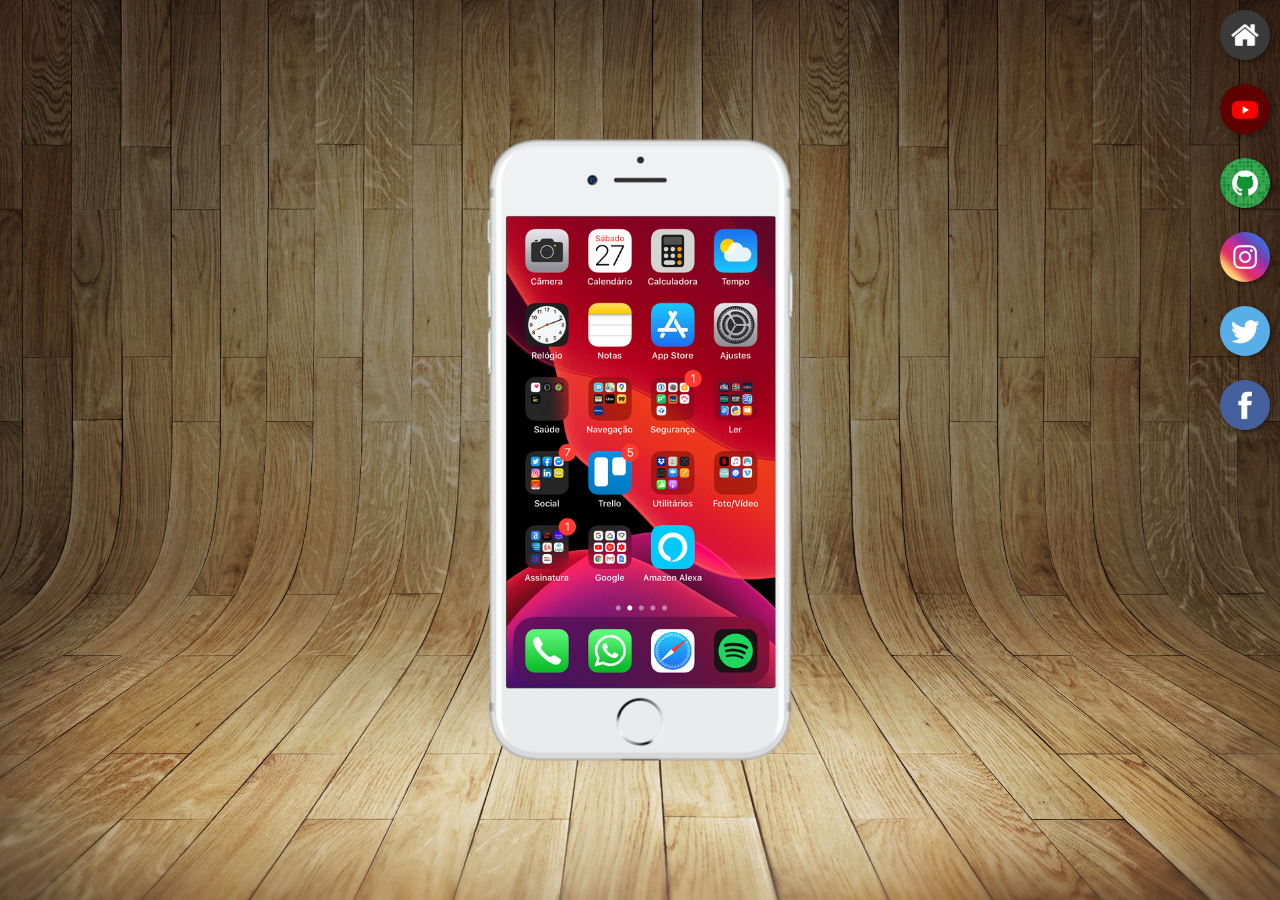
<file: index.html>
<!DOCTYPE html>
<html lang="pt-br">
<head>
    <meta charset="UTF-8">
    <meta name="viewport" content="width=device-width, initial-scale=1.0">
    <link rel="shortcut icon" href="favicon.ico" type="image/x-icon">
    <link rel="stylesheet" href="estilos/style.css">
    <title>Document</title>
</head>
<body>
    <main>
        <section id="telefone">
            <iframe src="home.html" name="tela" id="tela" frameborder="0">
                Seu navegador não é compatível com isso.
            </iframe>
        </section>
        <section id="redes-sociais">
            <a href="home.html" target="tela"><img src="imagens/logo-home.jpg" alt="Home"></a><br>
            <a href="youtube.html" target="tela"><img src="imagens/logo-youtube.jpg" alt="Youtube"></a><br>
            <a href="github.html    " target="tela"><img src="imagens/logo-github.jpg" alt="Github"></a><br>
            <a href="instagram.html" target="tela"><img src="imagens/logo-instagram.jpg" alt="Instagram"></a><br>
            <a href="twitter.html" target="tela"><img src="imagens/logo-twitter.jpg" alt="Twitter"></a><br>
            <a href="faebook.html" target="tela"><img src="imagens/logo-facebook.jpg" alt="Facebook"></a>
        </section>
    </main>
</body>
</html>
</file>
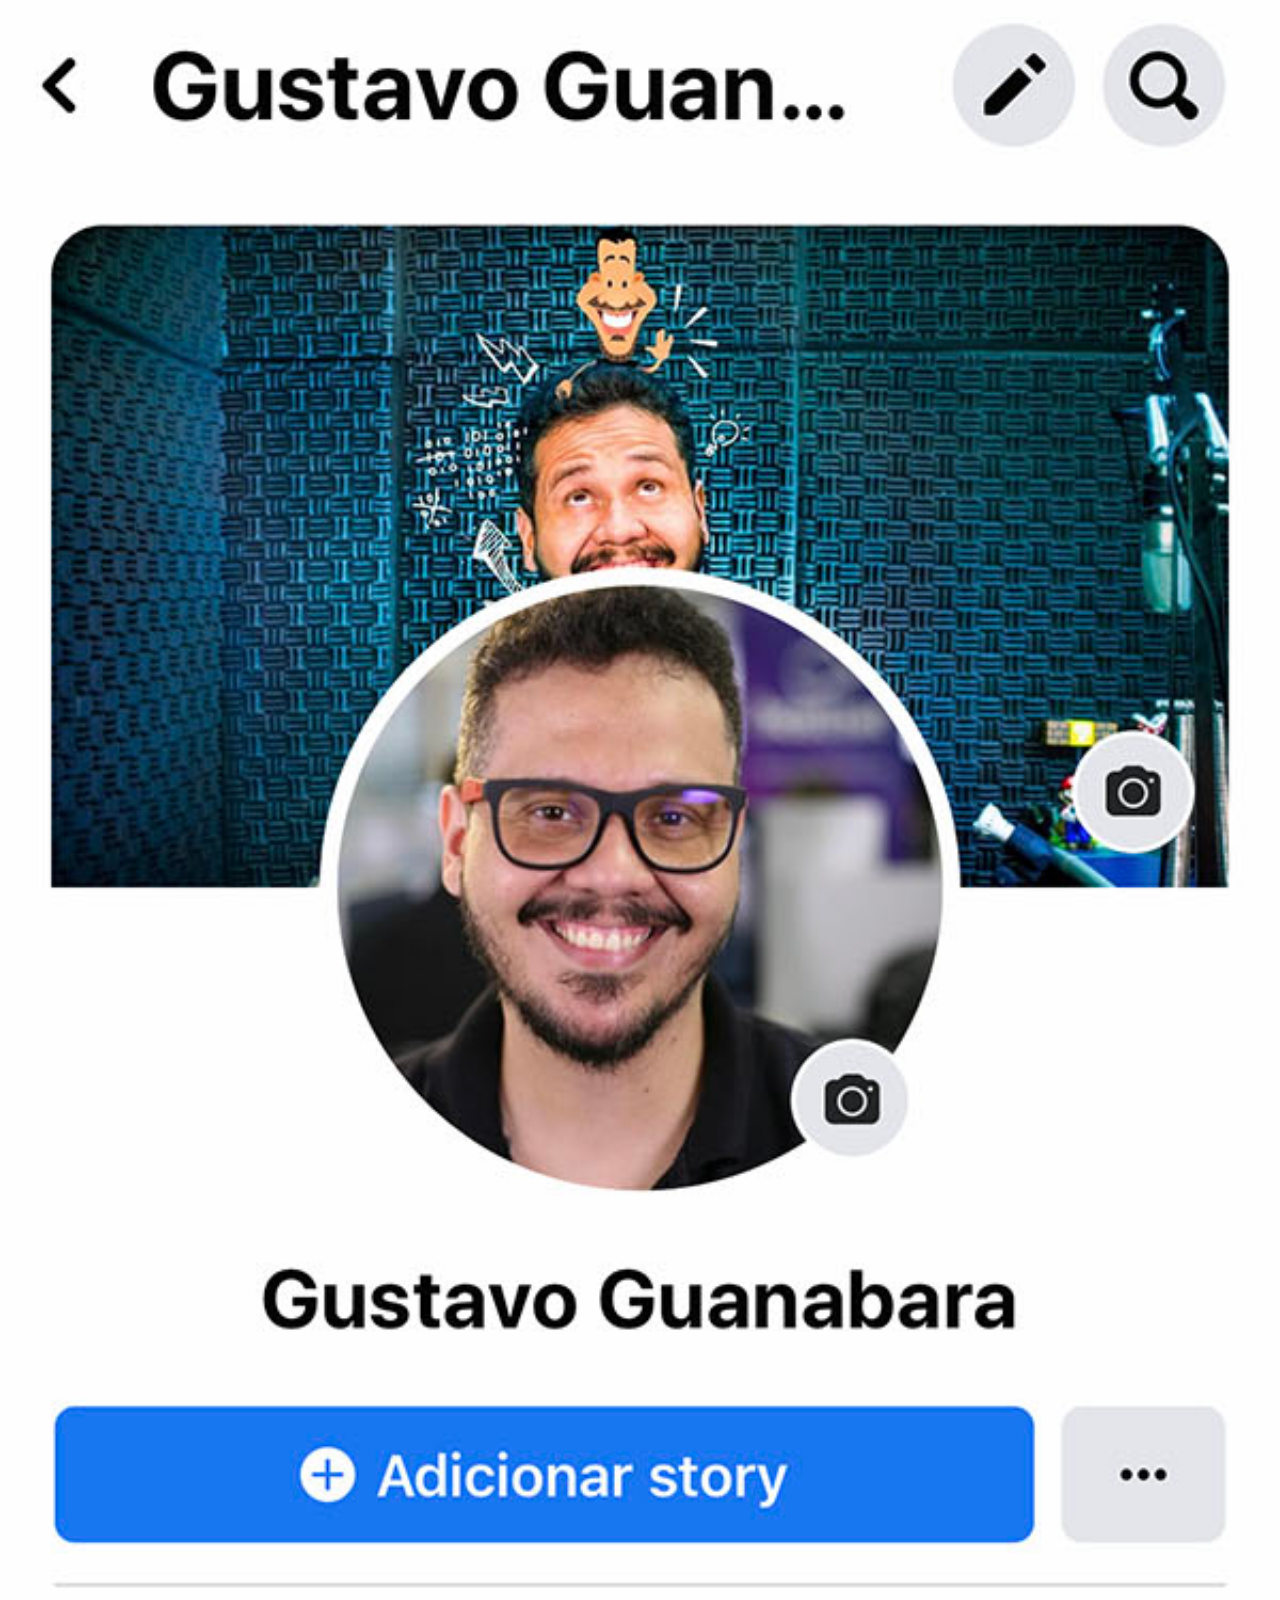
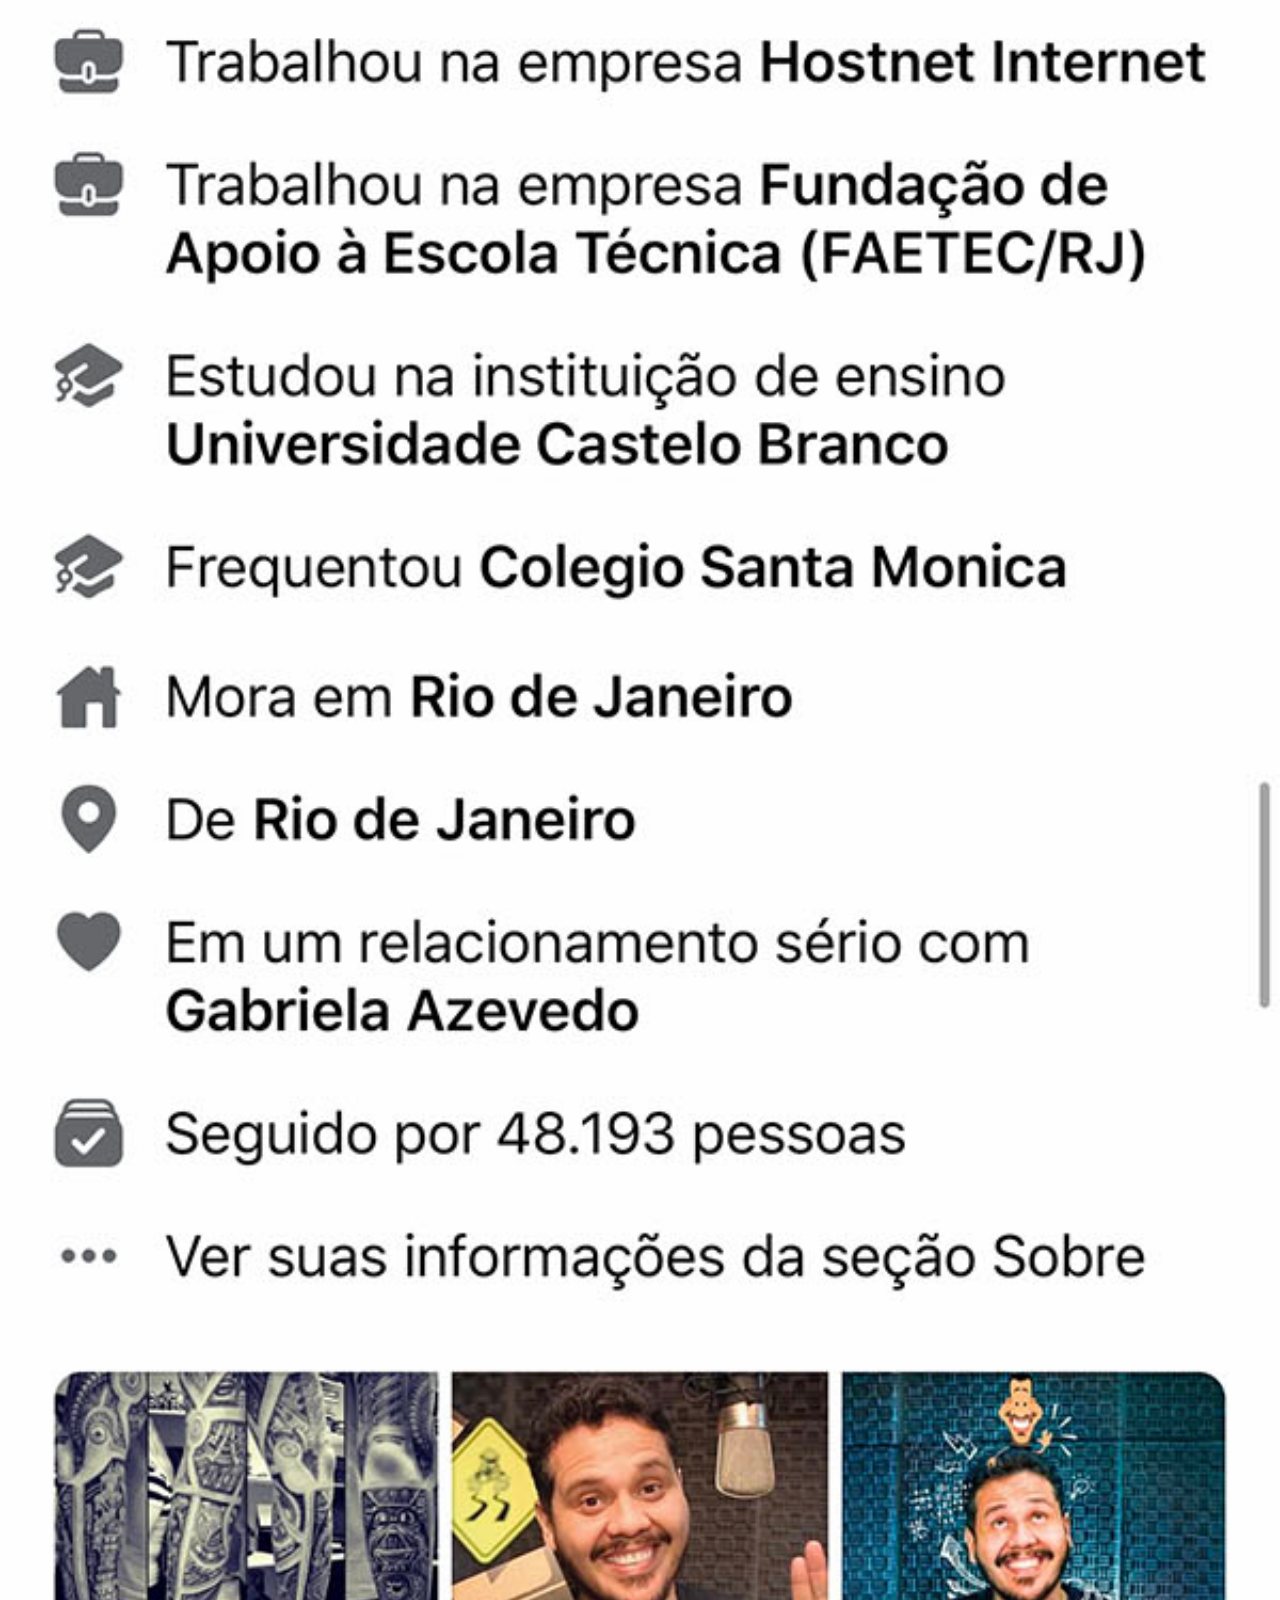
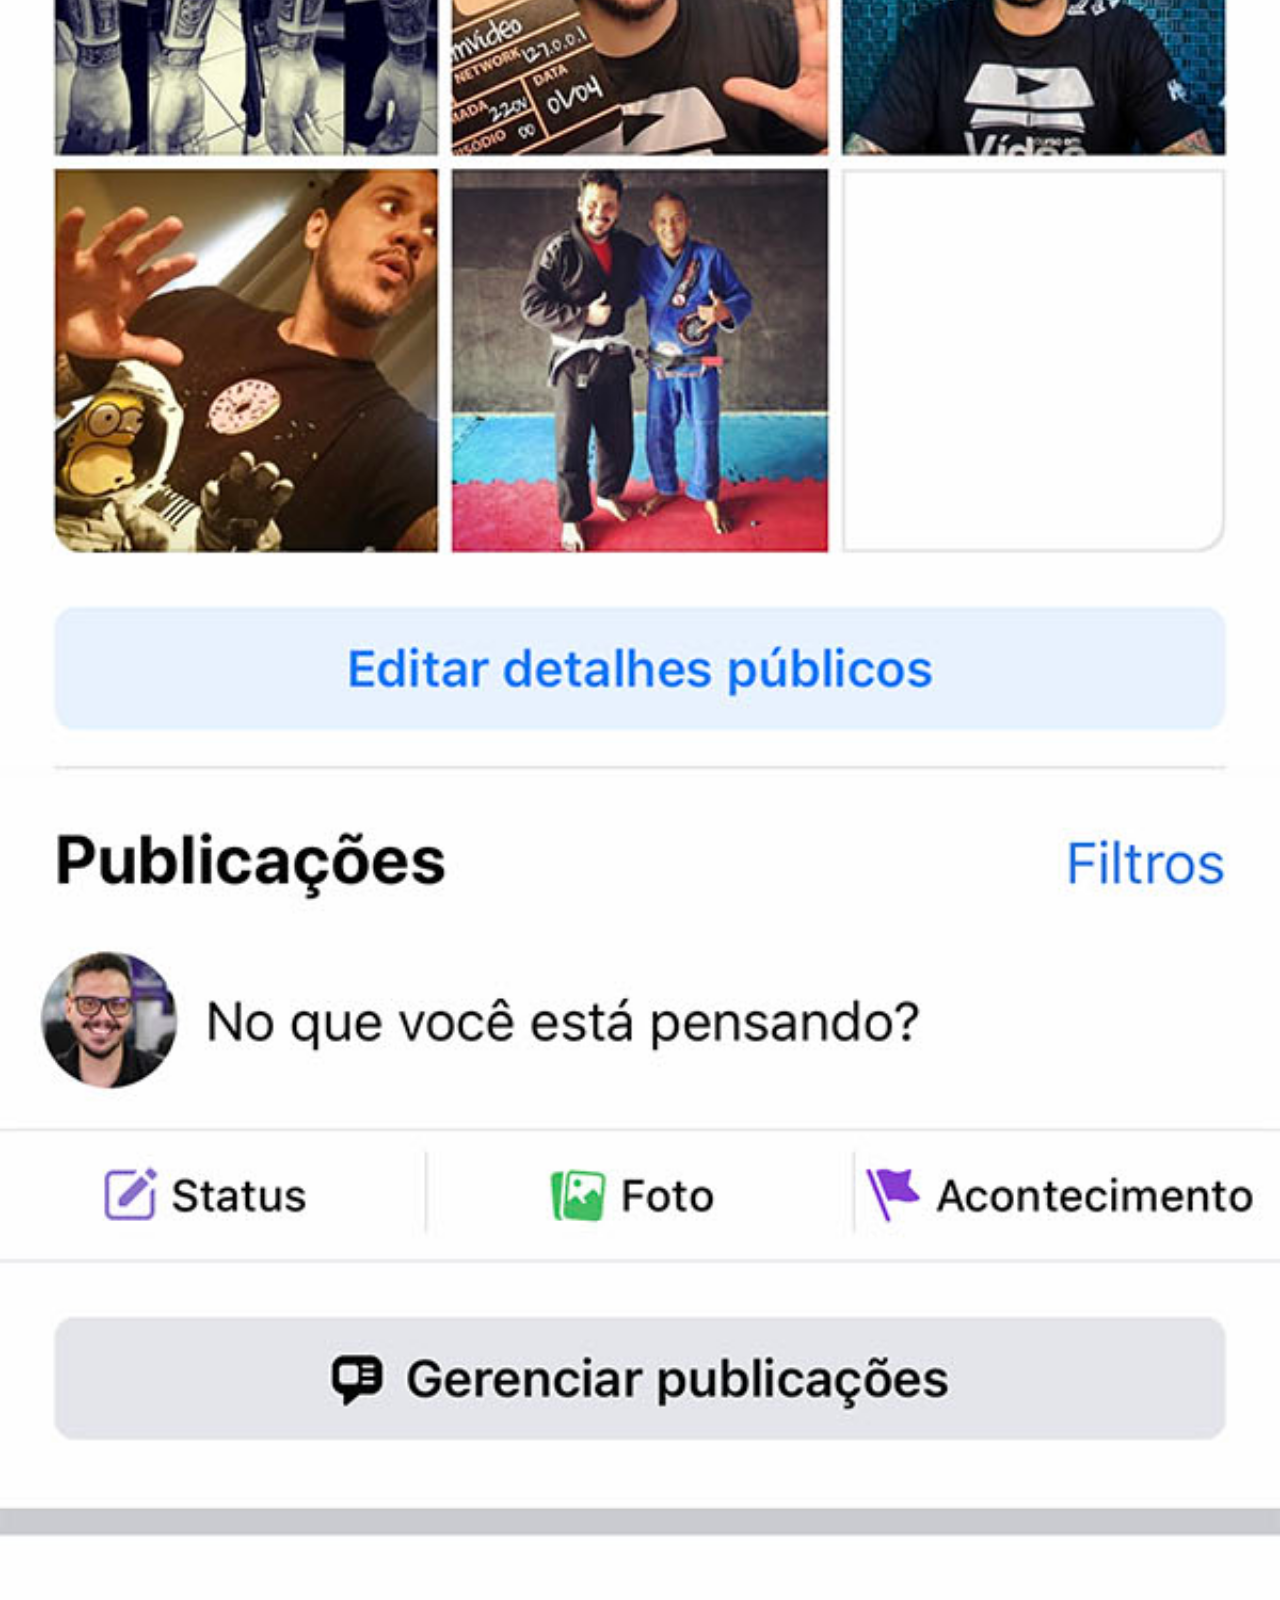
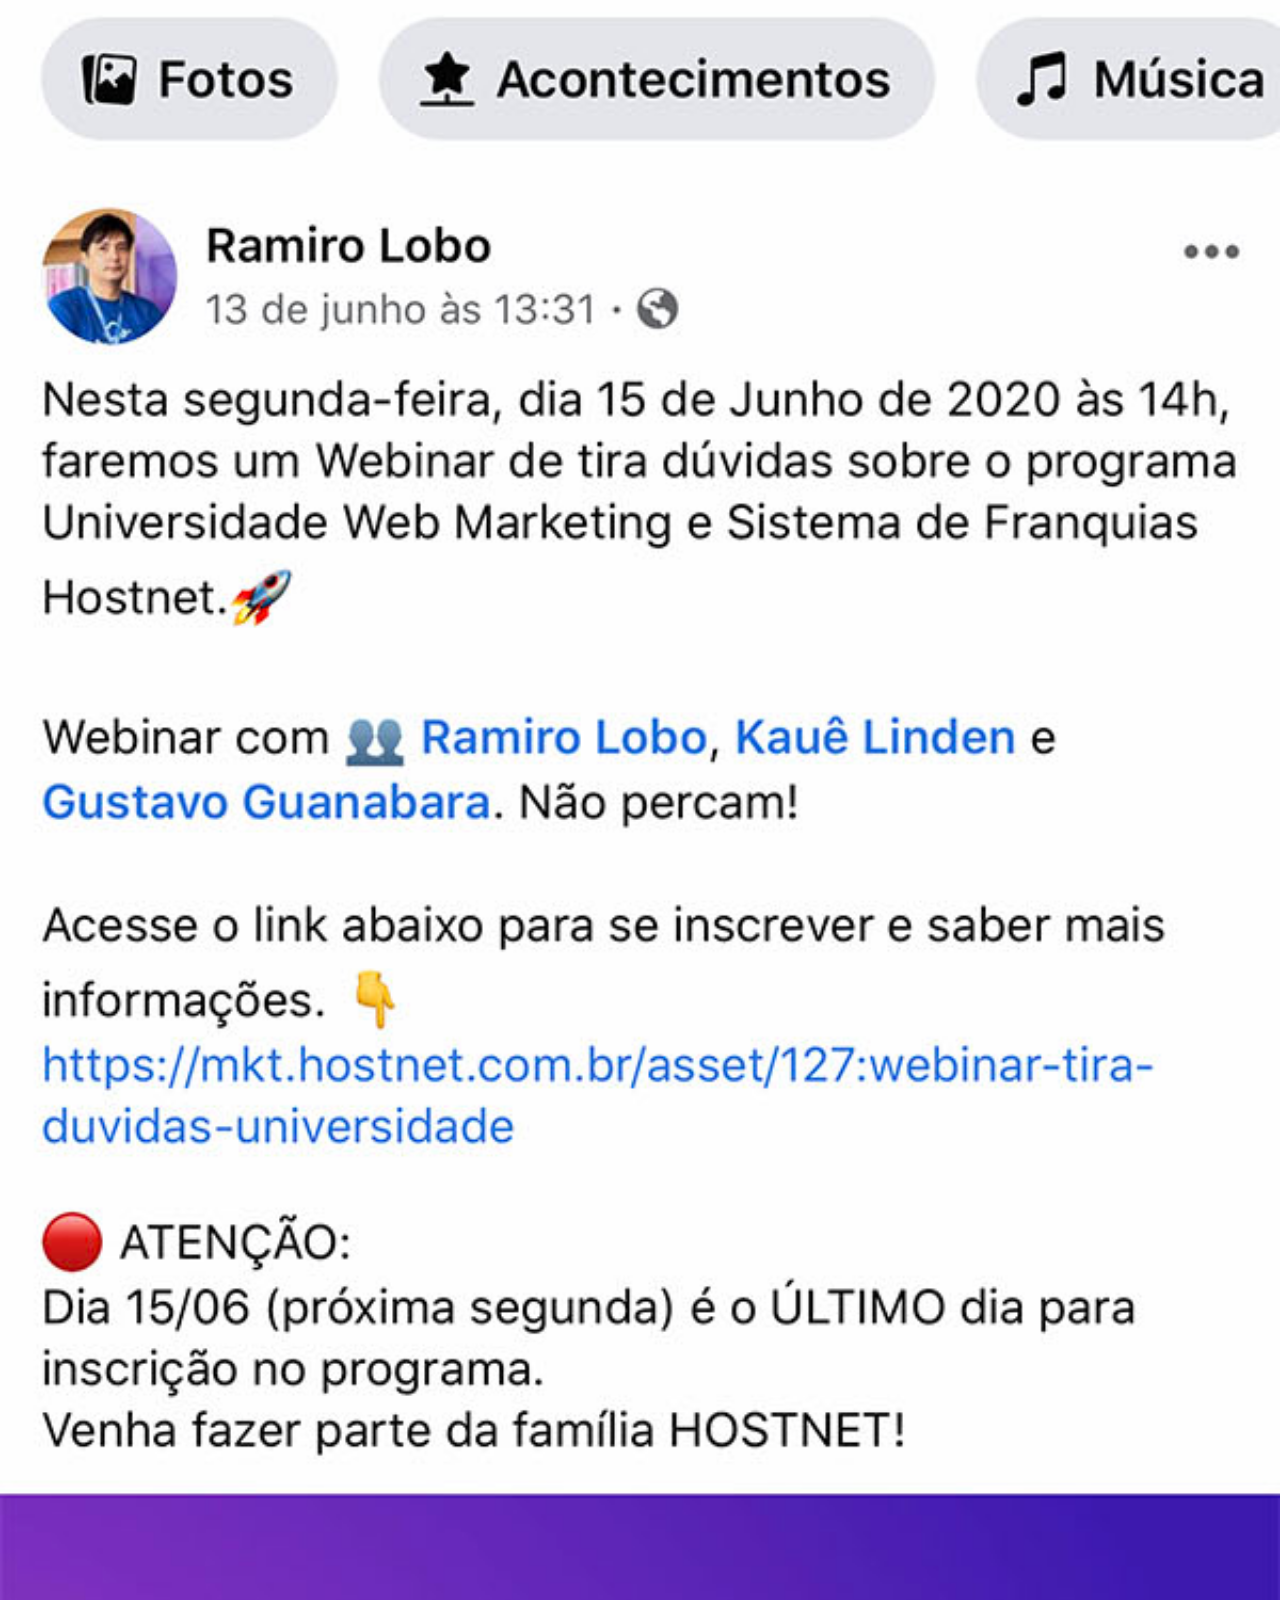
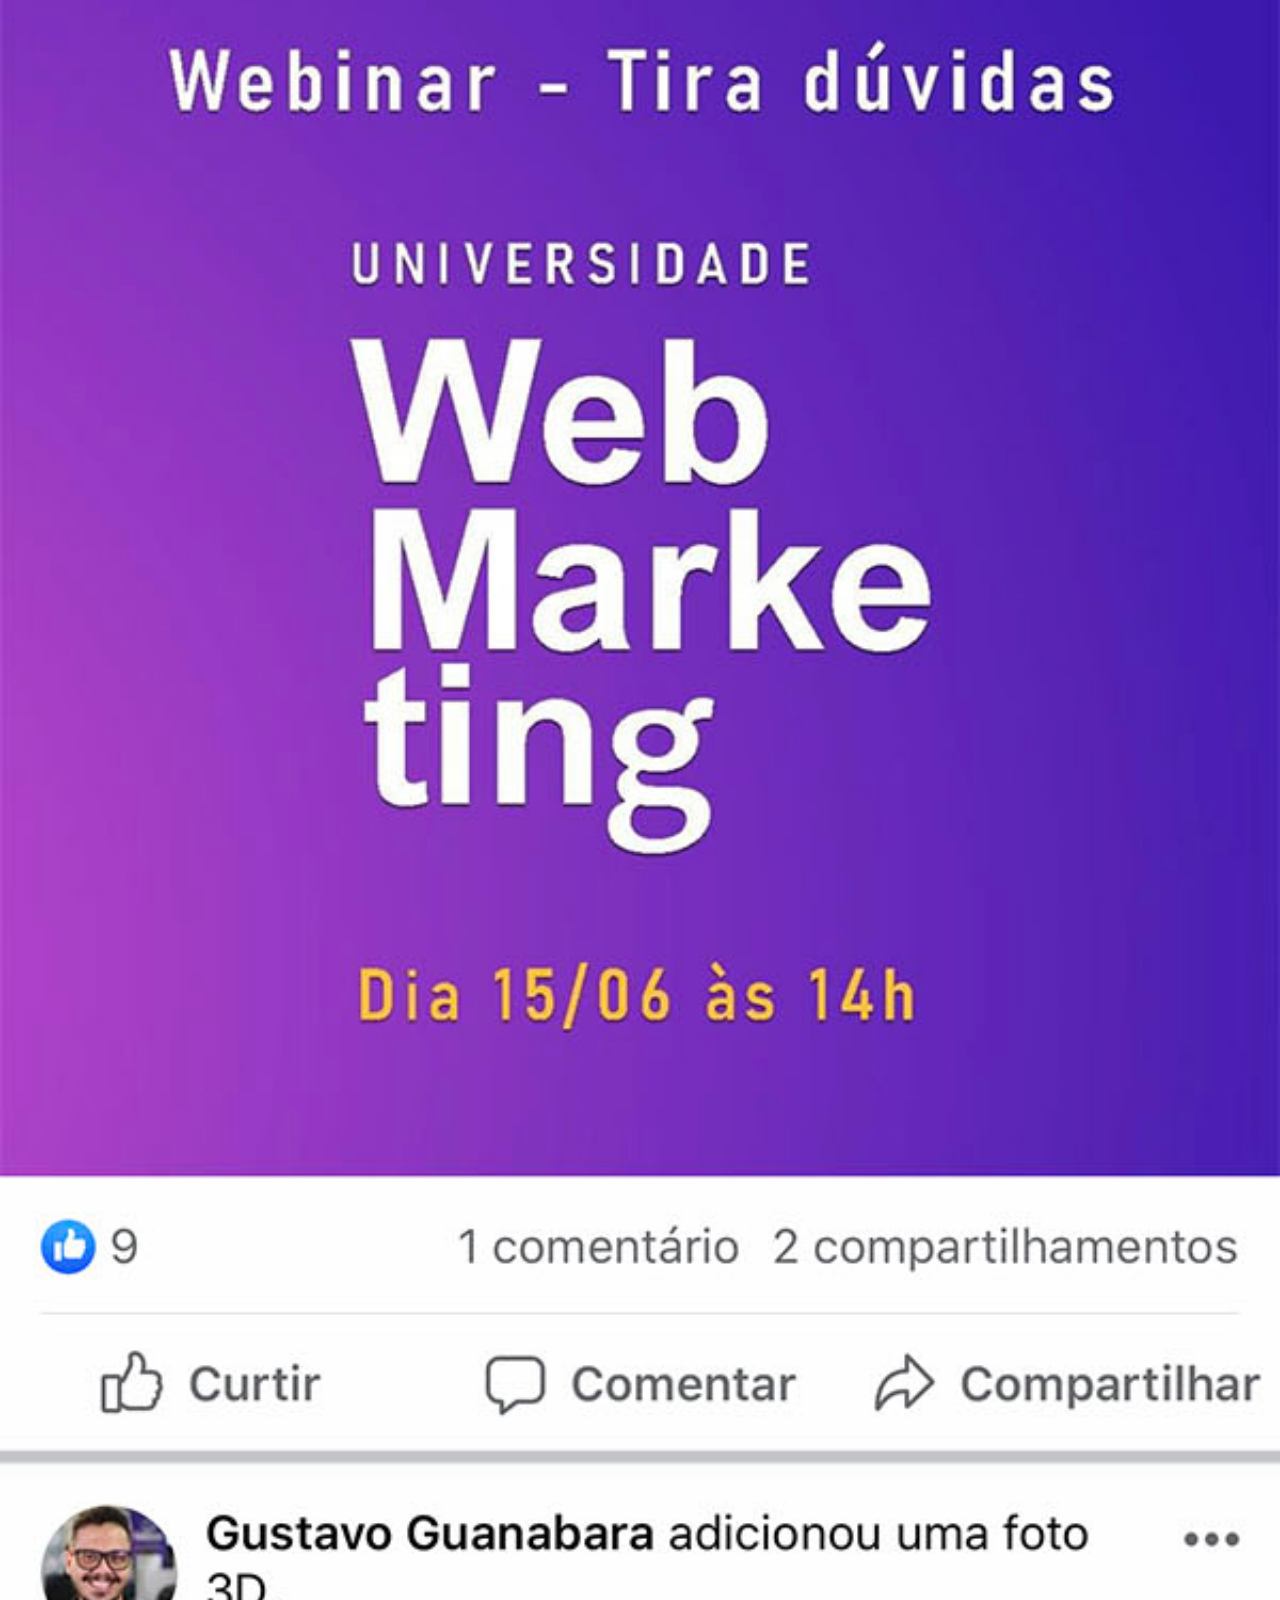
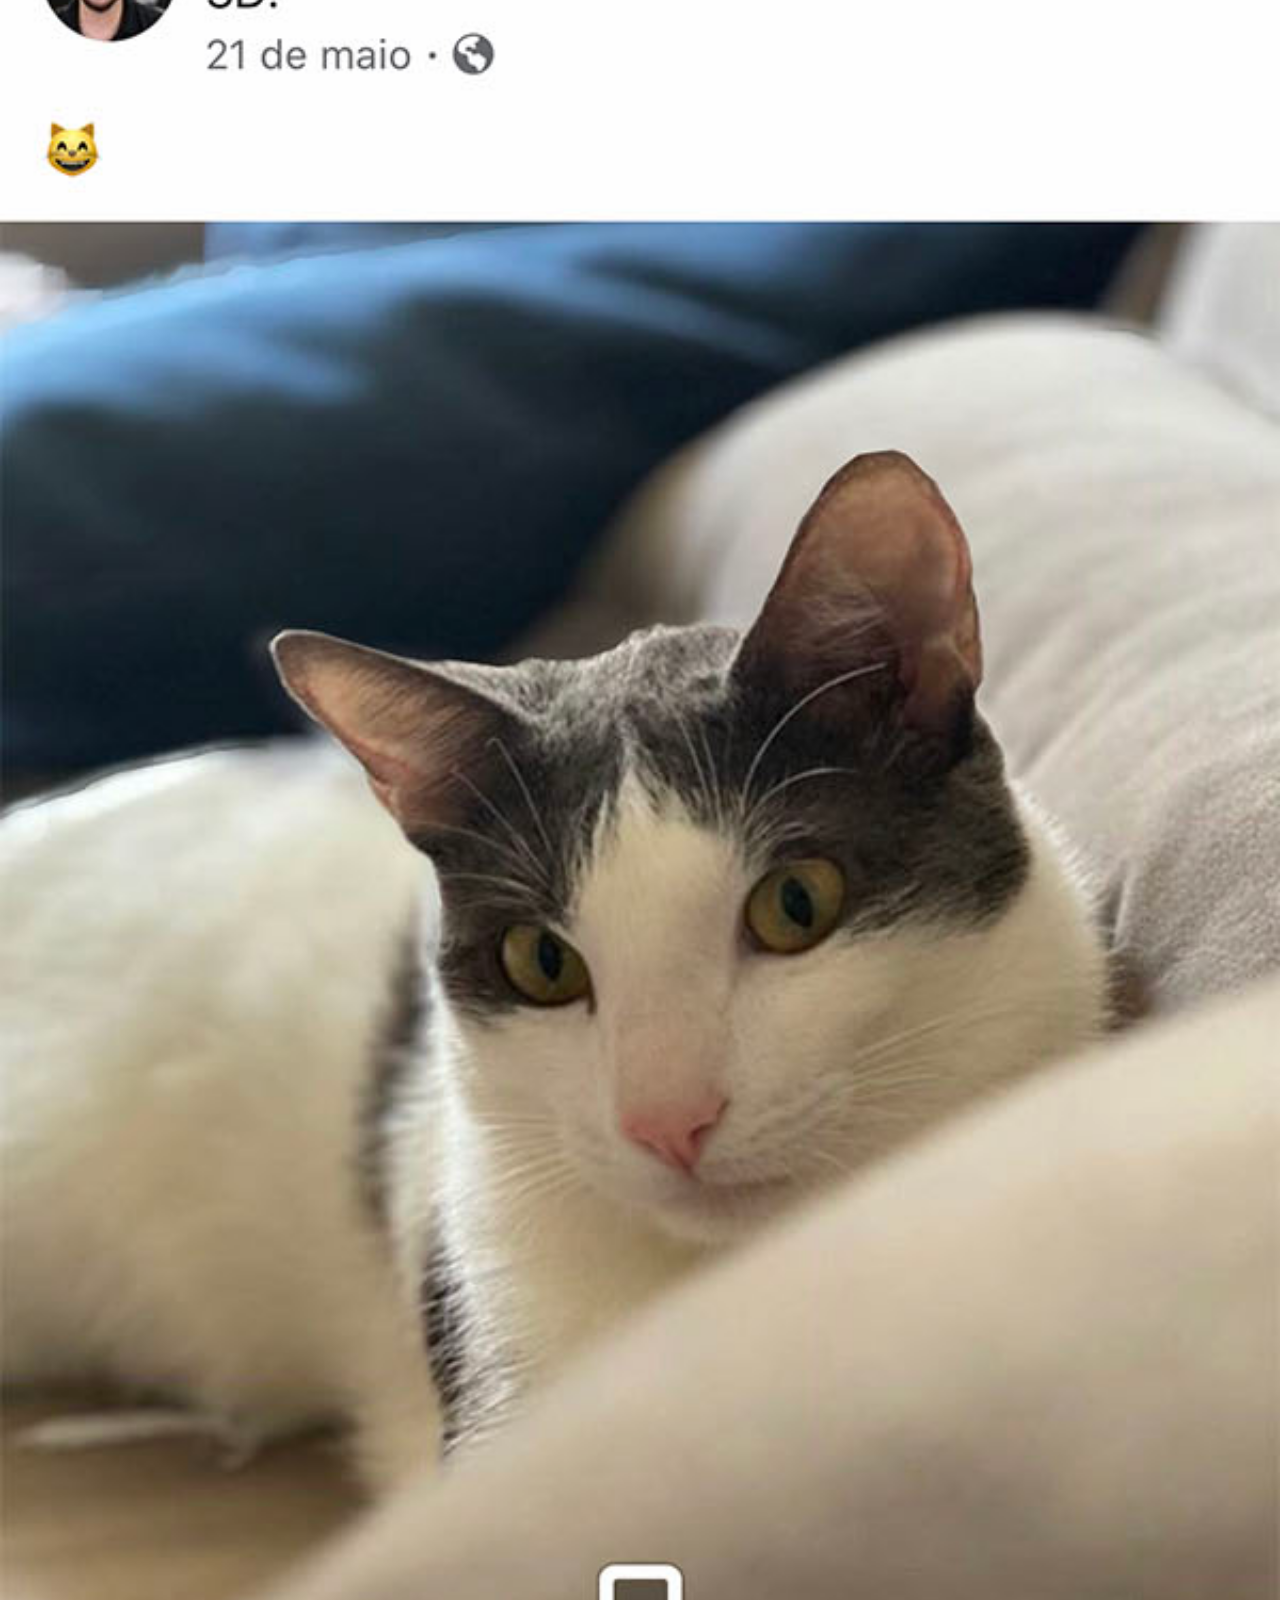
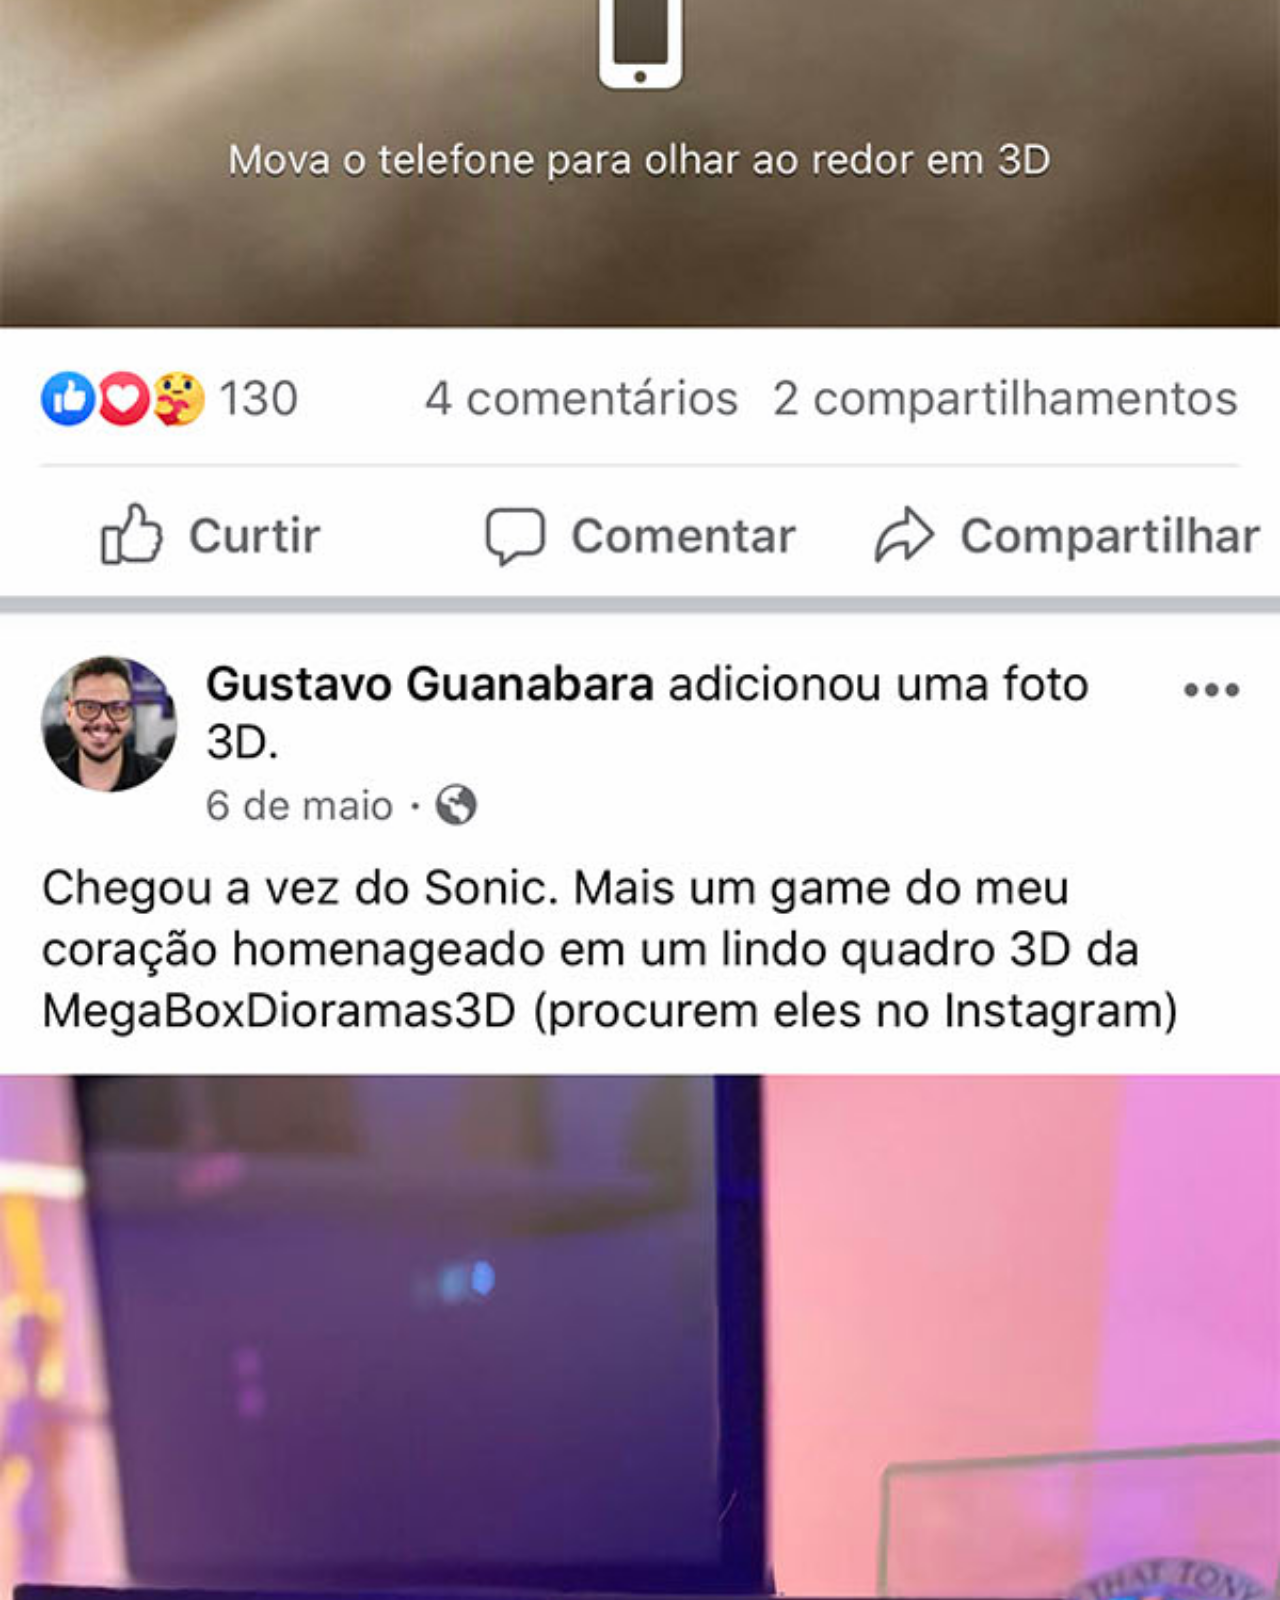
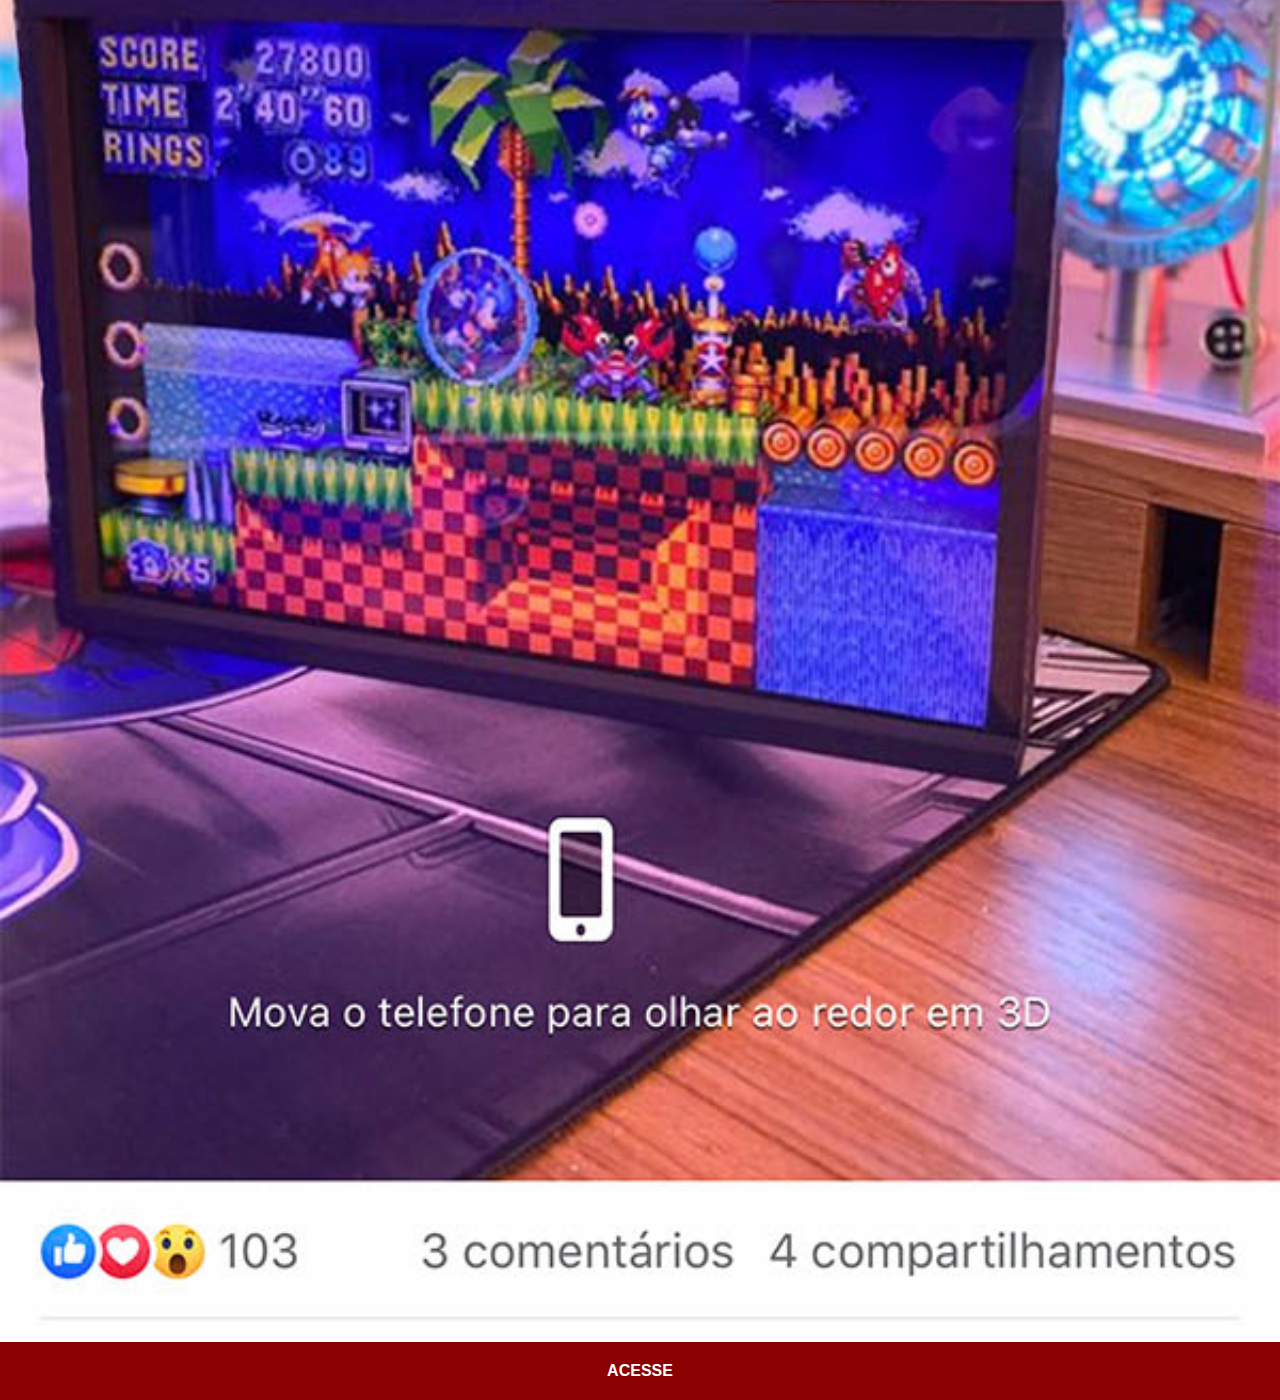
<file: faebook.html>
<!DOCTYPE html>
<html lang="pt-br">
<head>
    <meta charset="UTF-8">
    <meta name="viewport" content="width=device-width, initial-scale=1.0">
    <title>Facebook</title>
    <link rel="stylesheet" href="estilos/social.css">
</head>
<body>
    <img src="imagens/tela-facebook.jpg" alt="Facebook">
    <a href="https://www.facebook.com/gustavoguanabara/?locale=pt_BR" target="_blank">ACESSE</a>
</body>
</html>
</file>
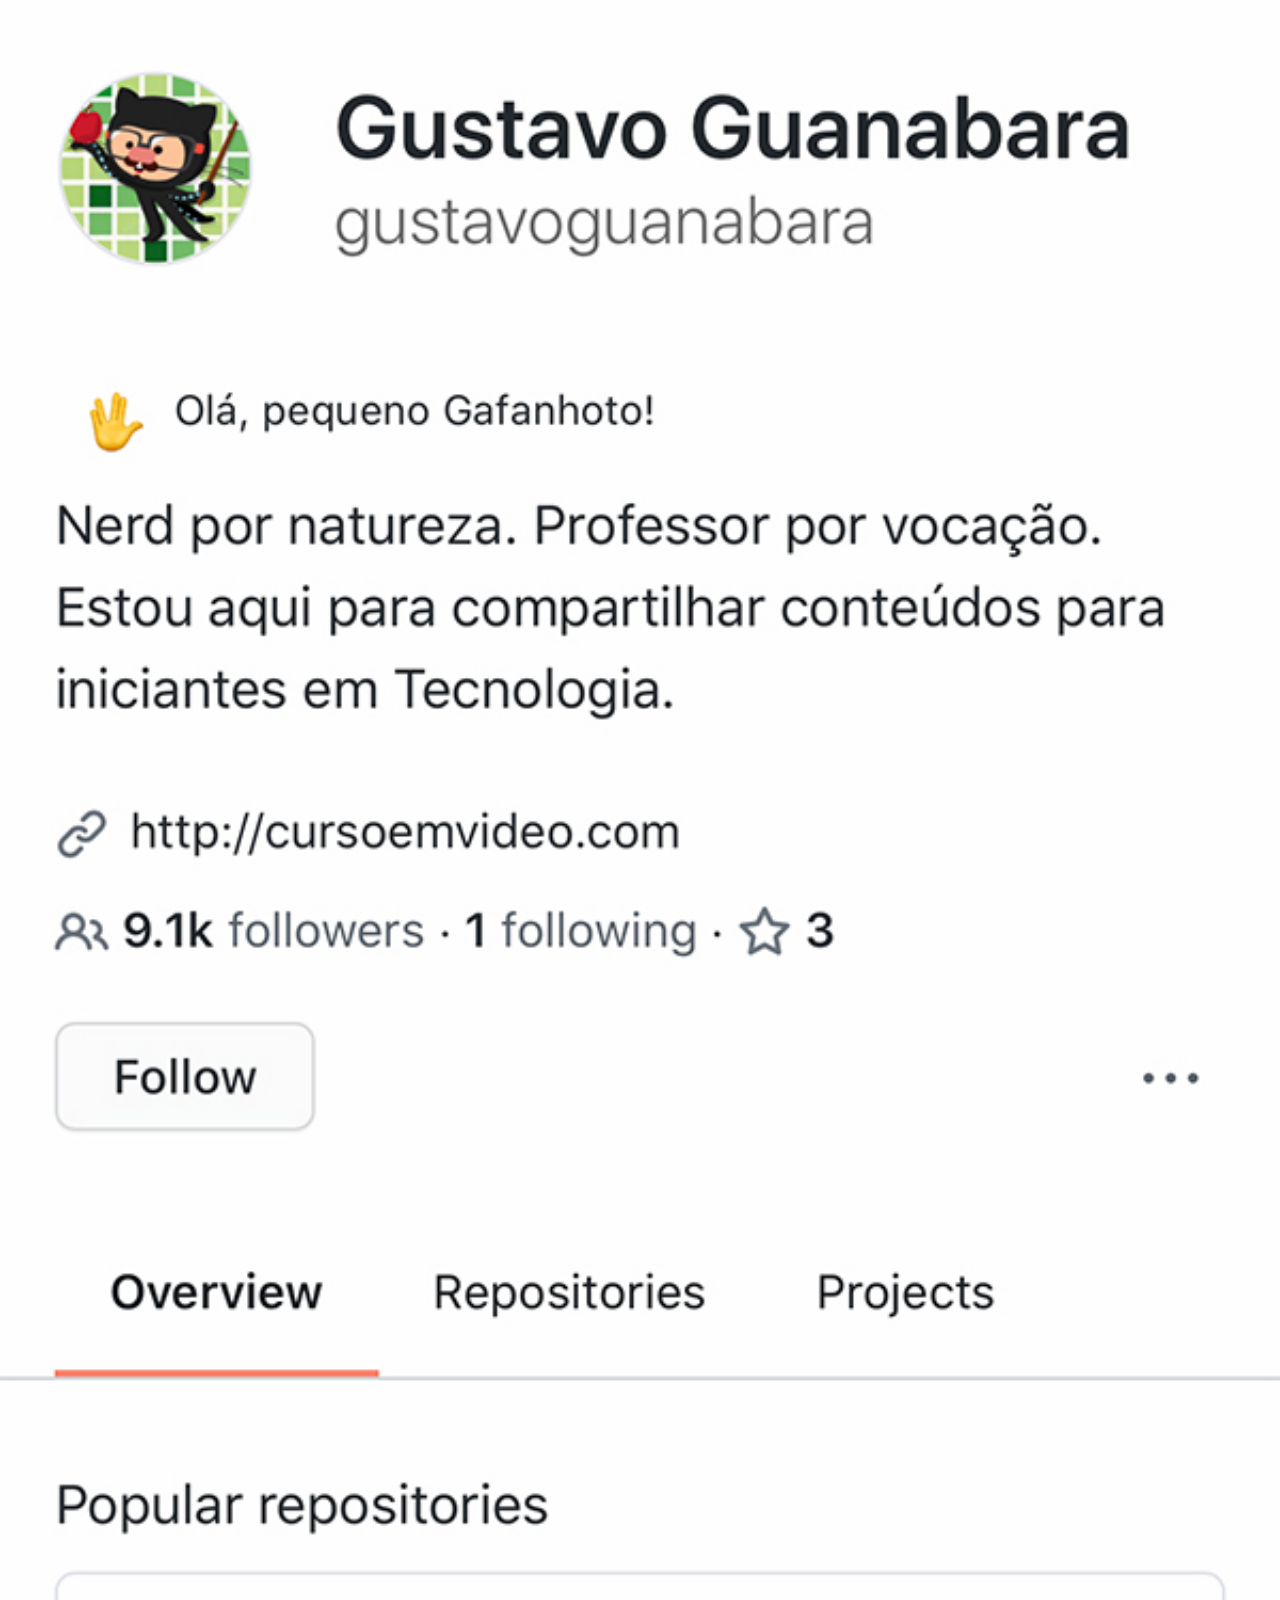
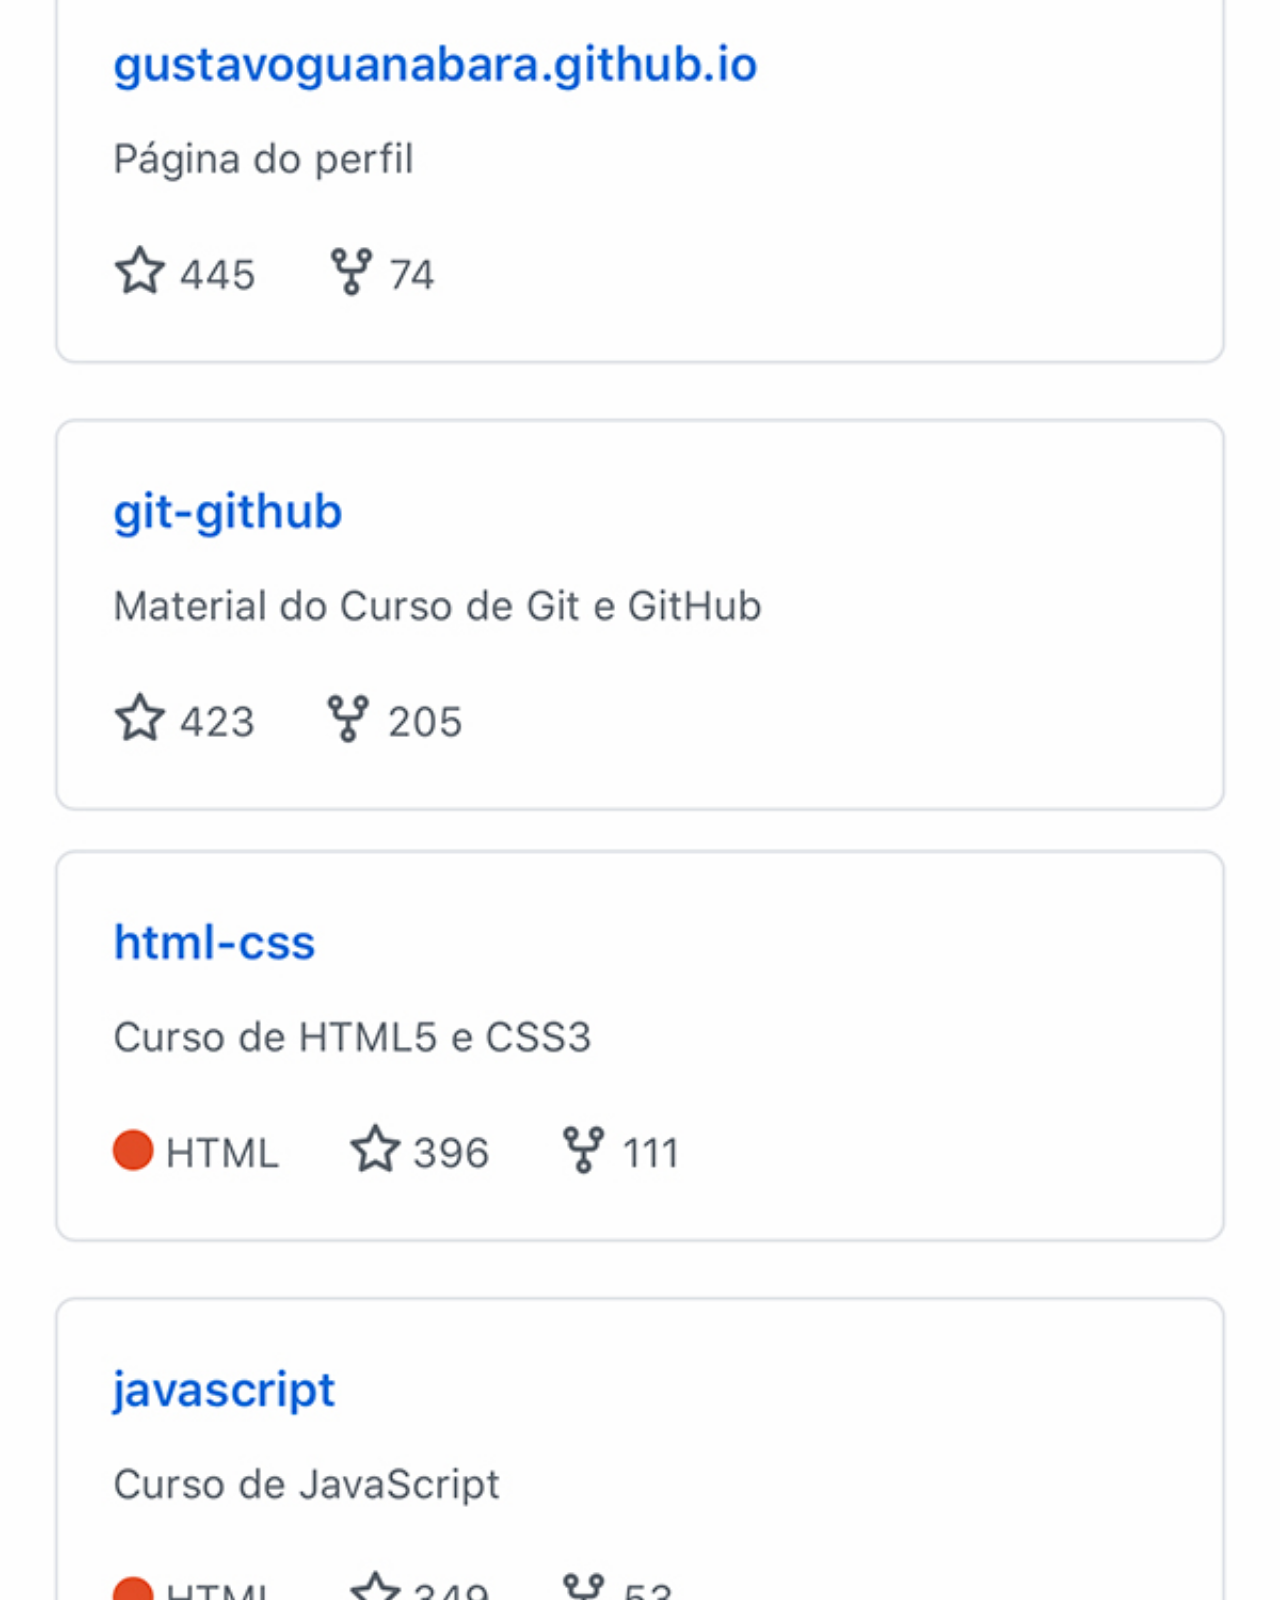
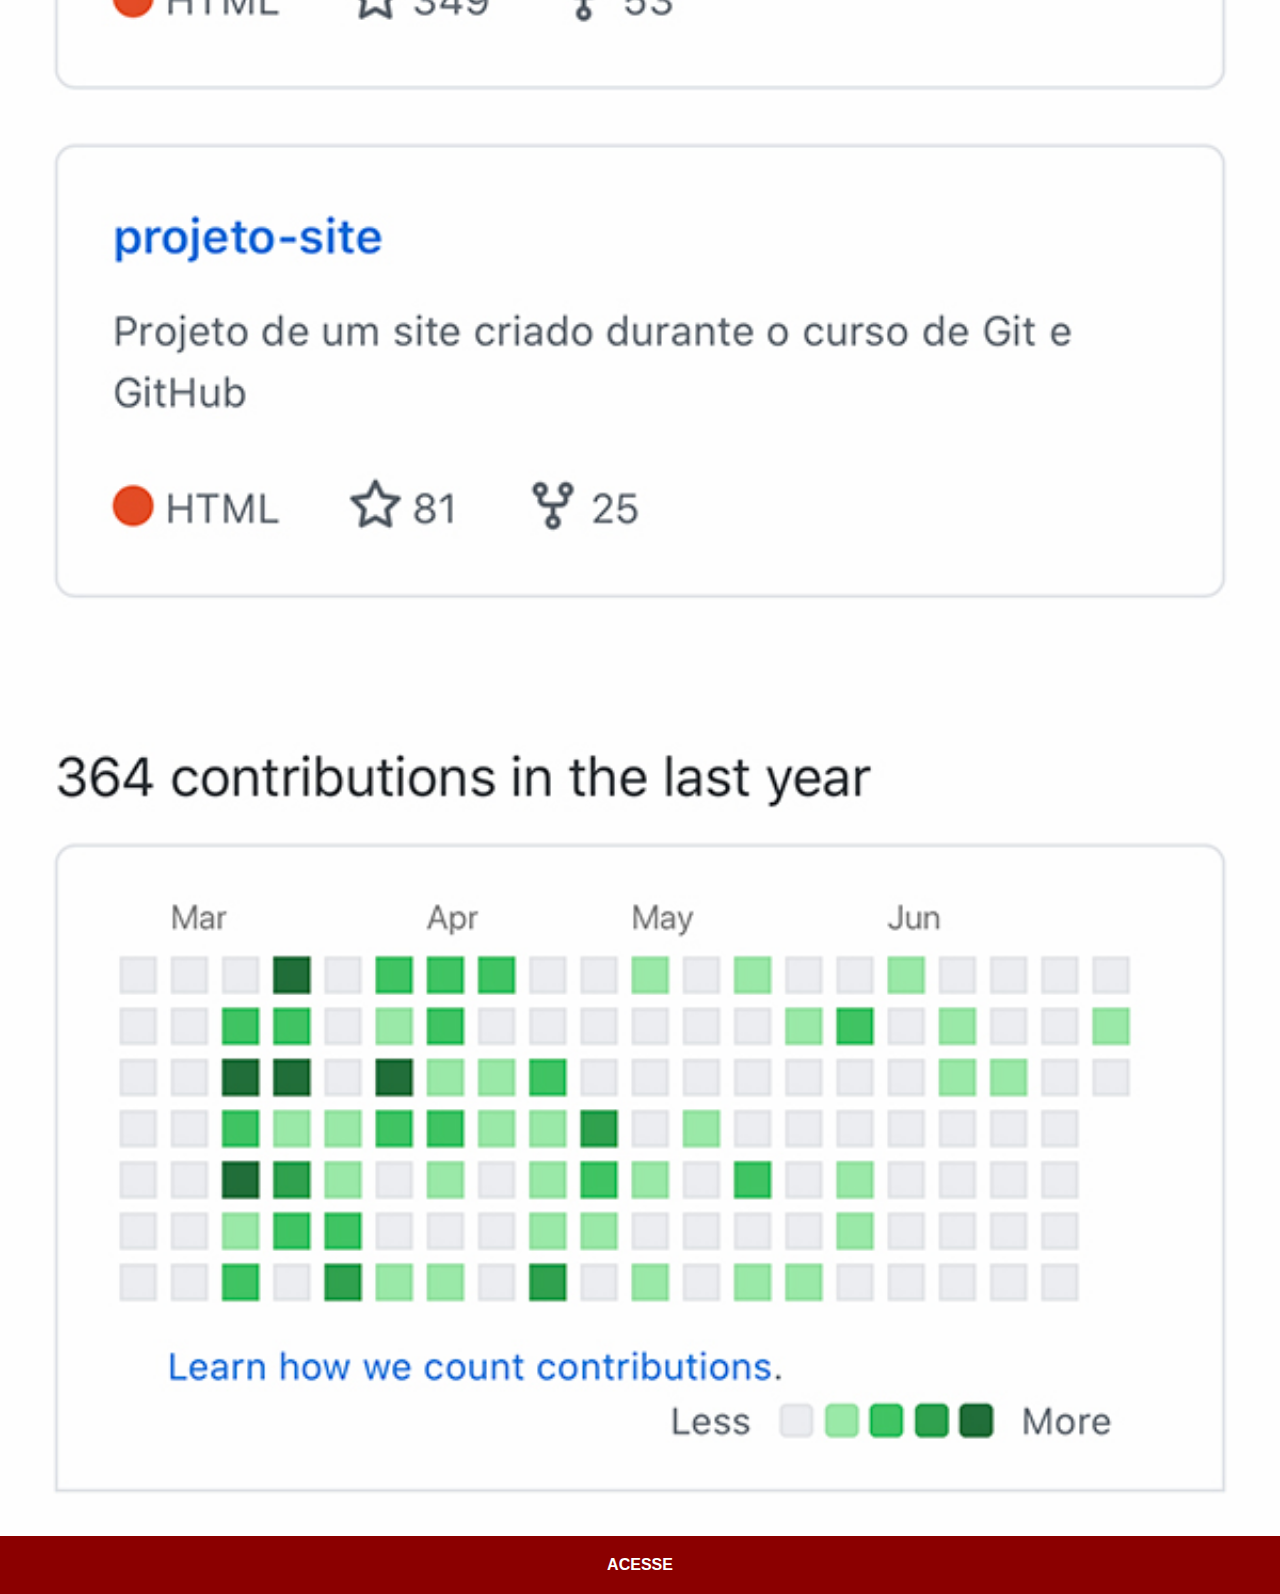
<file: github.html>
<!DOCTYPE html>
<html lang="pt-br">
<head>
    <meta charset="UTF-8">
    <meta name="viewport" content="width=device-width, initial-scale=1.0">
    <title>Github</title>
    <link rel="stylesheet" href="estilos/social.css">
</head>
<body>
    <img src="imagens/tela-github.jpg" alt="Github">
    <a href="https://github.com/gustavoguanabara/" target="_blank">ACESSE</a>
</body>
</html>
</file>
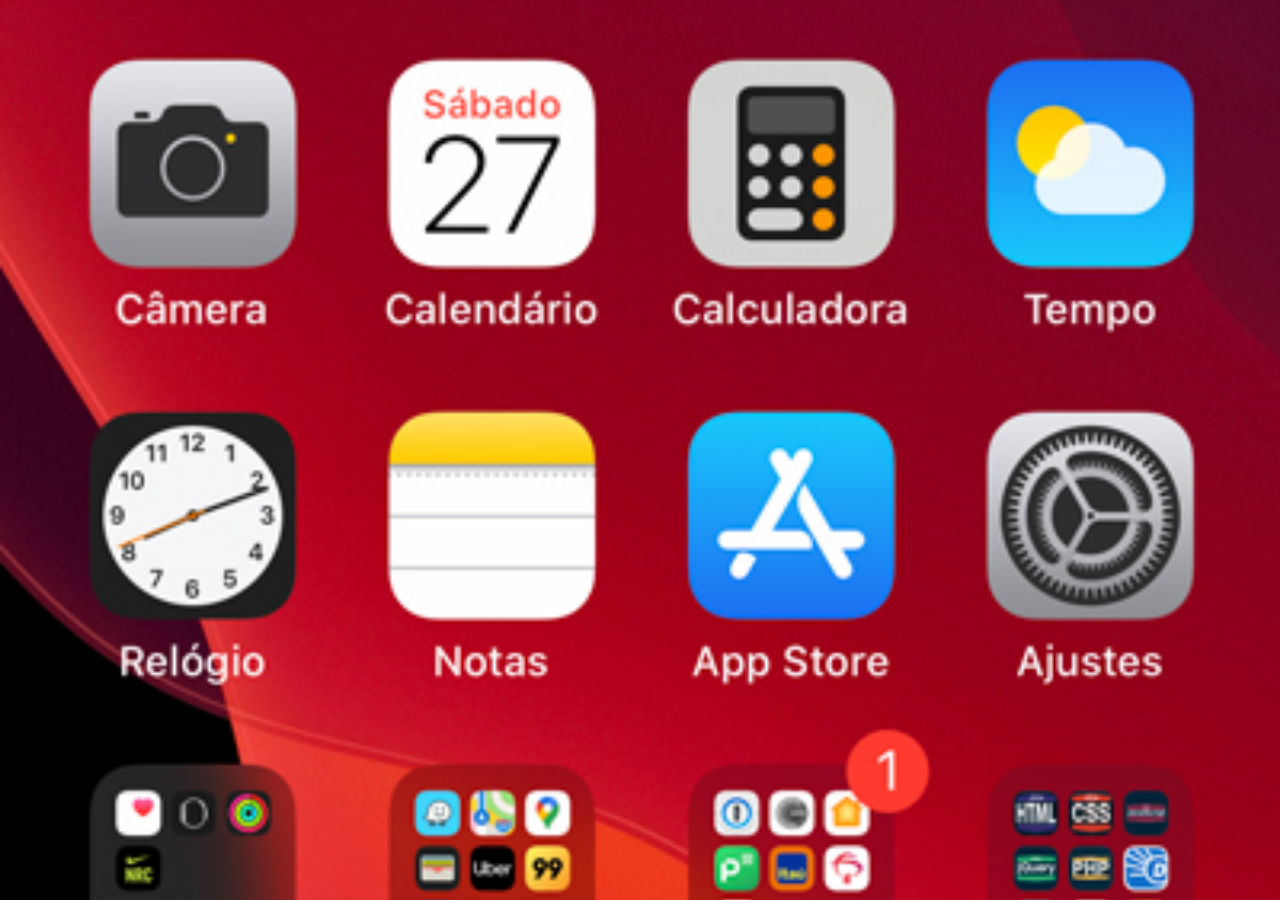
<file: home.html>
<!DOCTYPE html>
<html lang="pt-br">
<head>
    <meta charset="UTF-8">
    <meta name="viewport" content="width=device-width, initial-scale=1.0">
    <title>Home</title>
</head>
<style>
    * {
        margin: 0px;
        padding: 0px;
    }
    body {
        width: 100vw;
        height: 100vh;
        background: black url(imagens/tela-home.jpg) no-repeat top center;
        background-size: cover;
    }
</style>
<body>
    
</body>
</html>
</file>
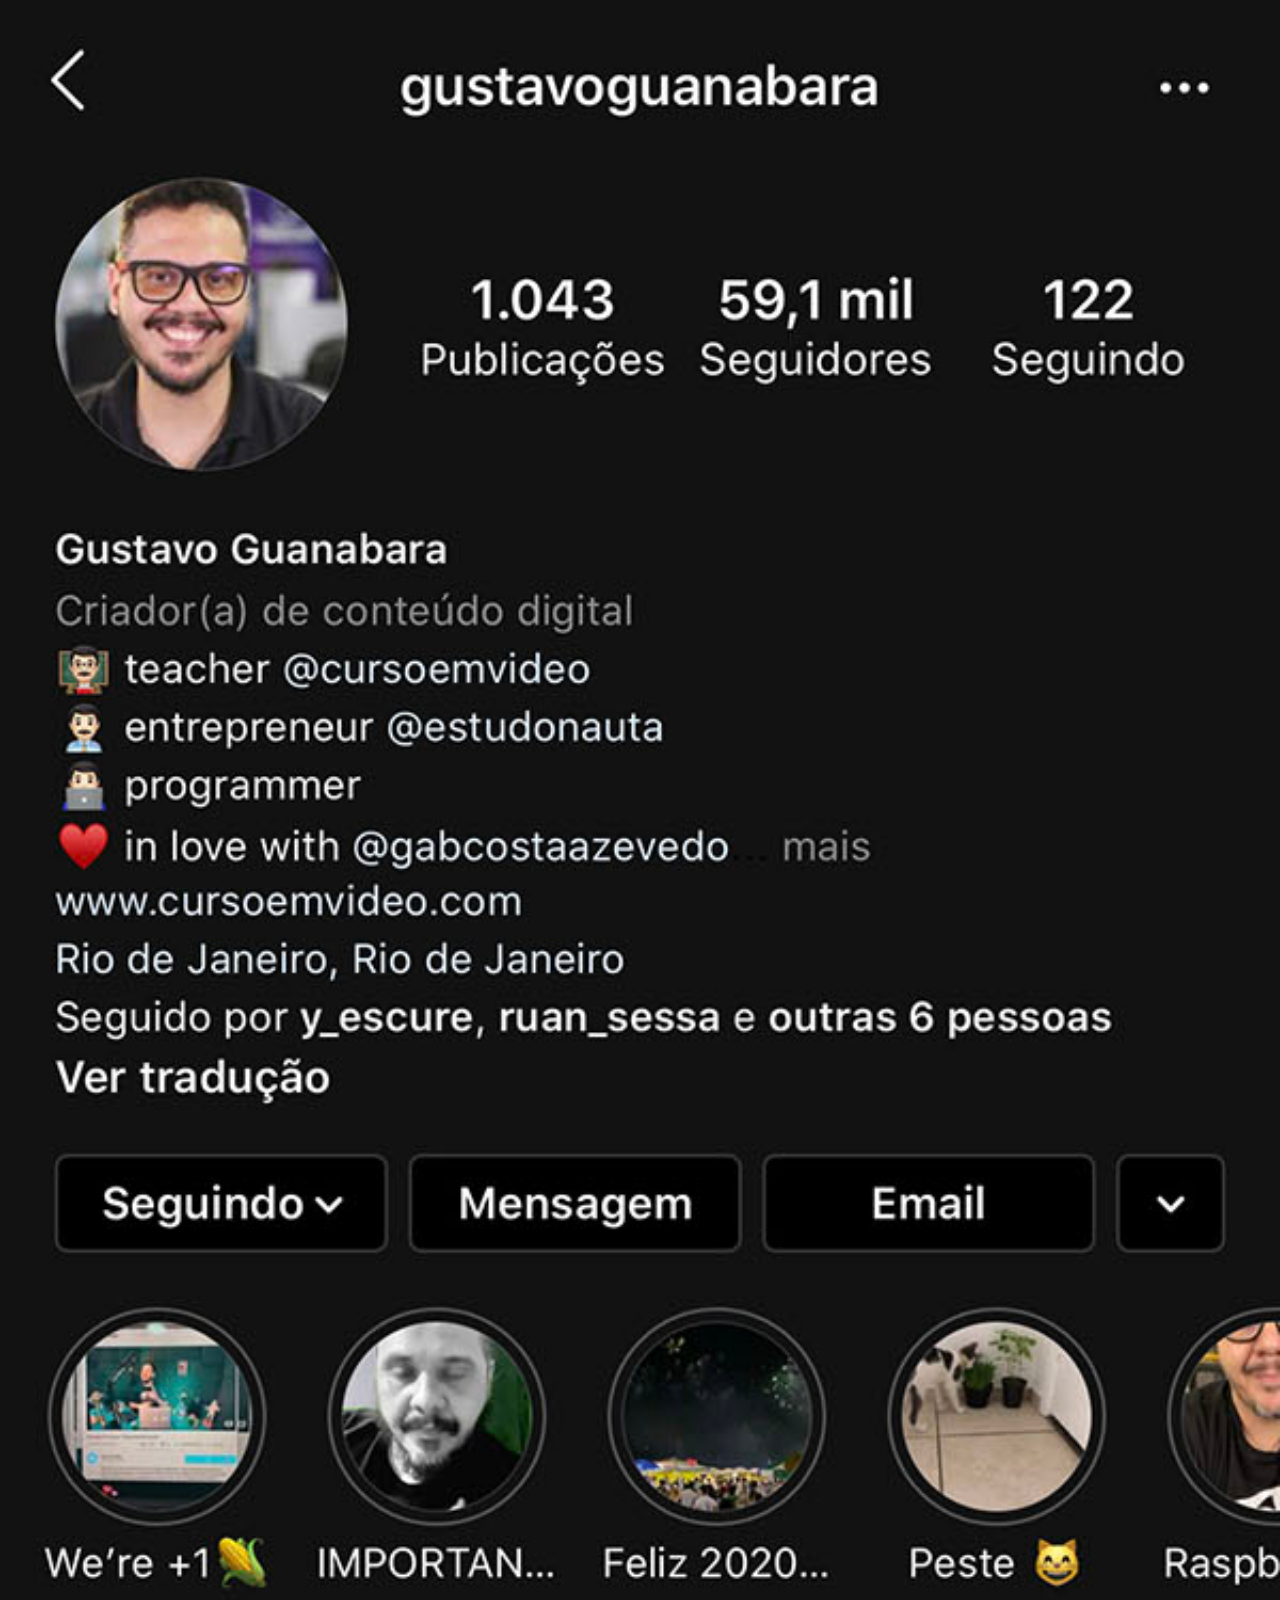
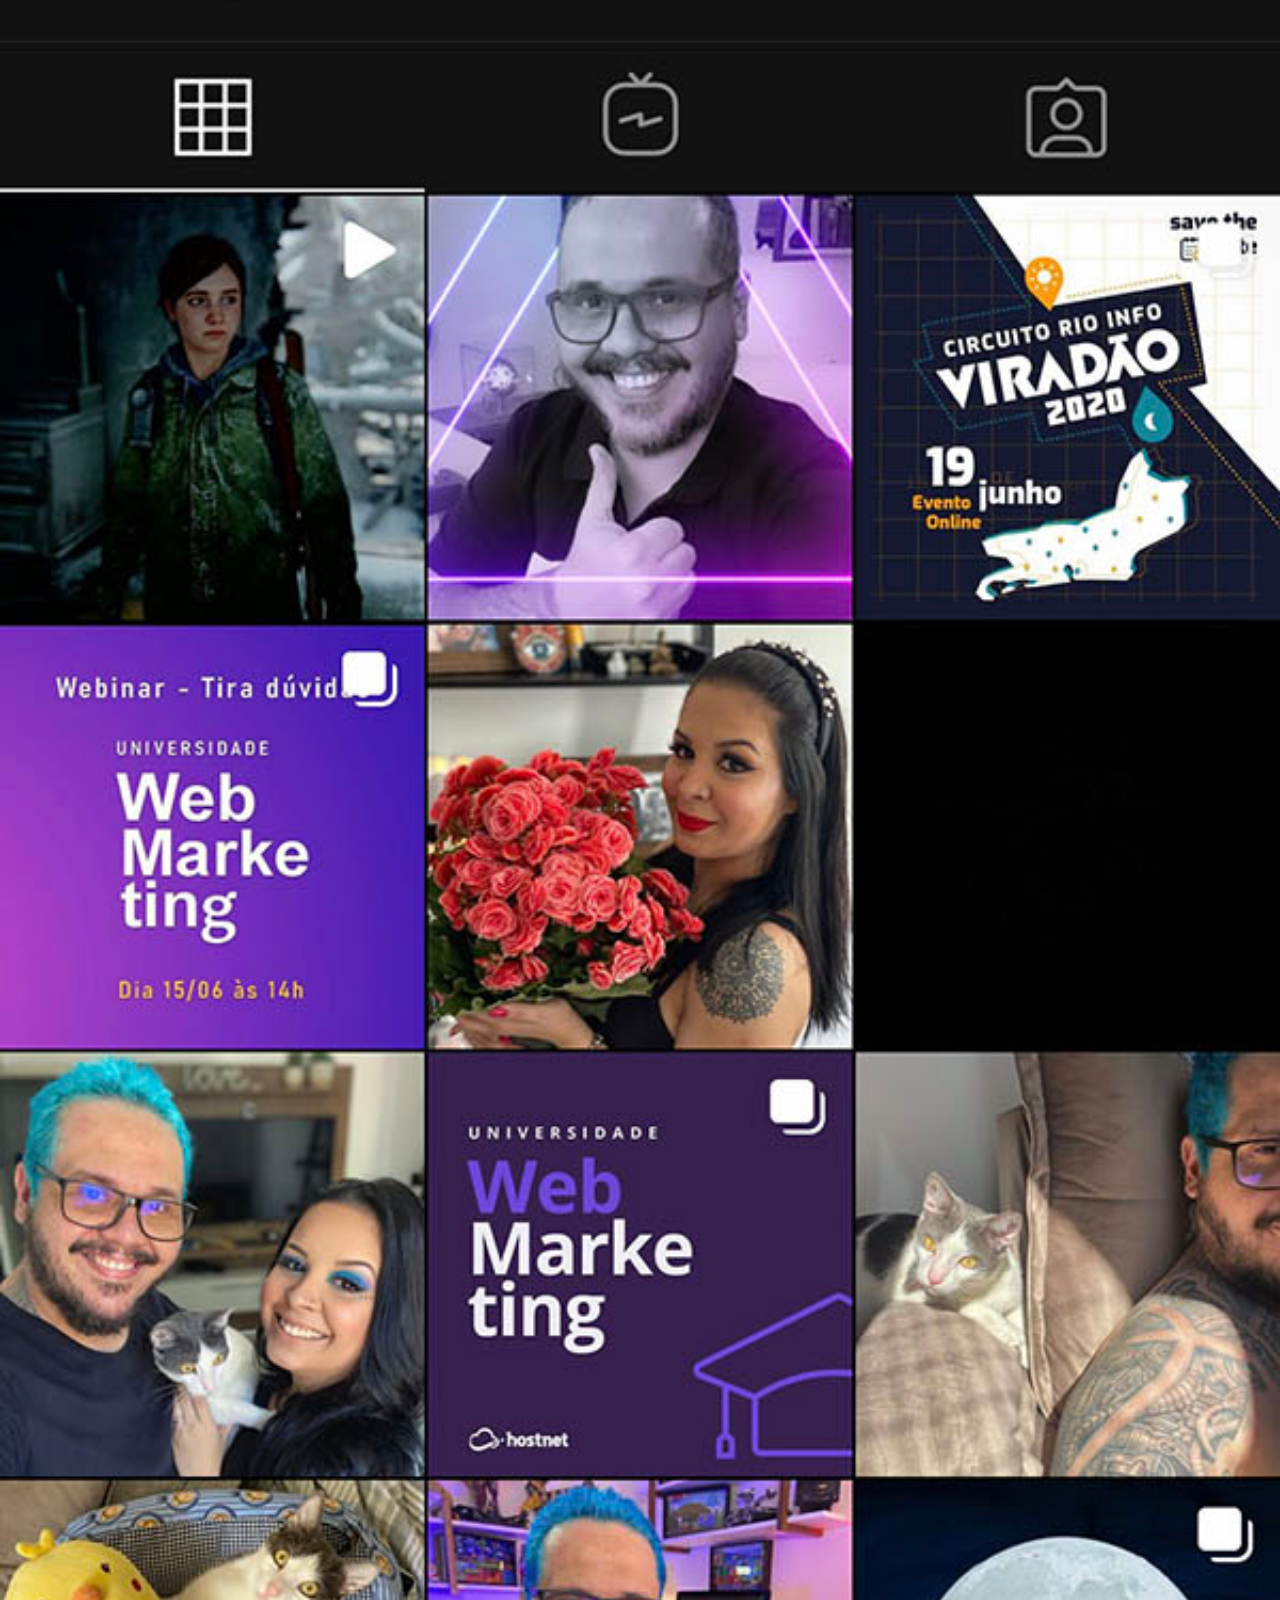
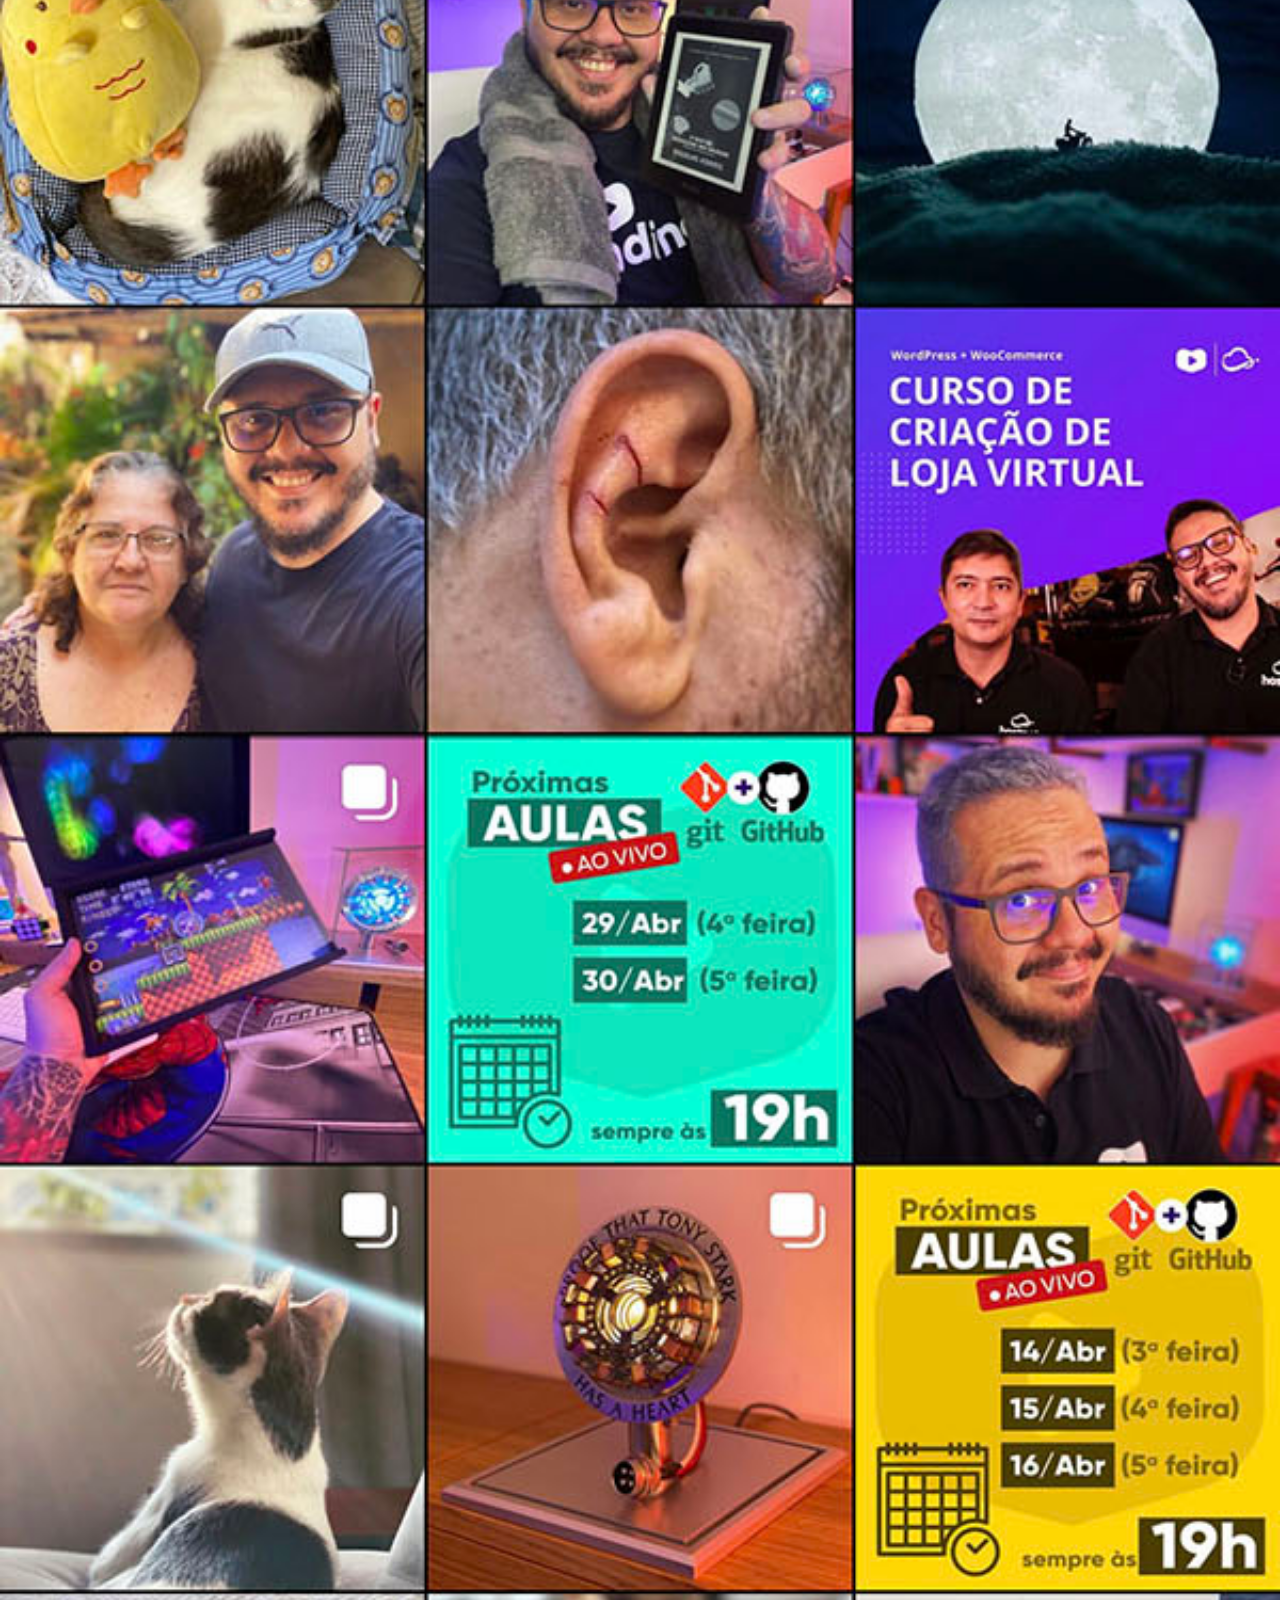
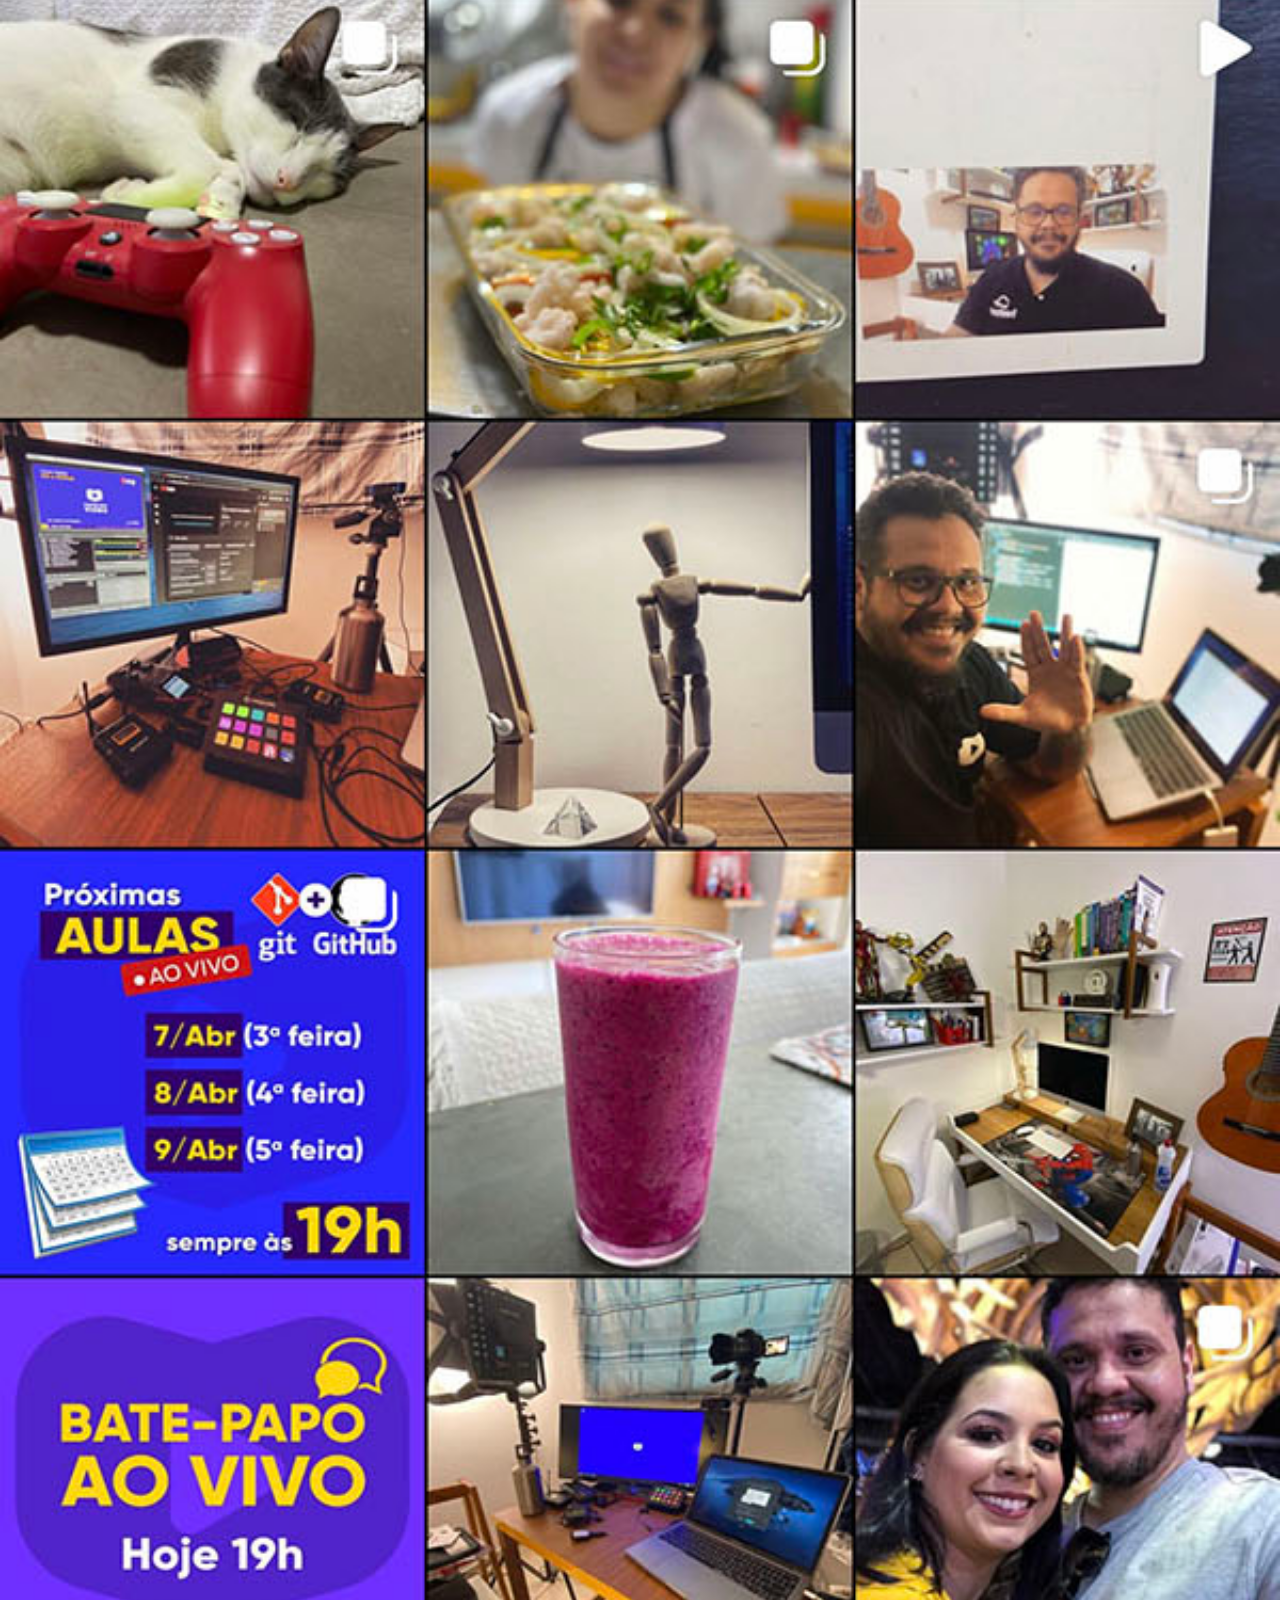
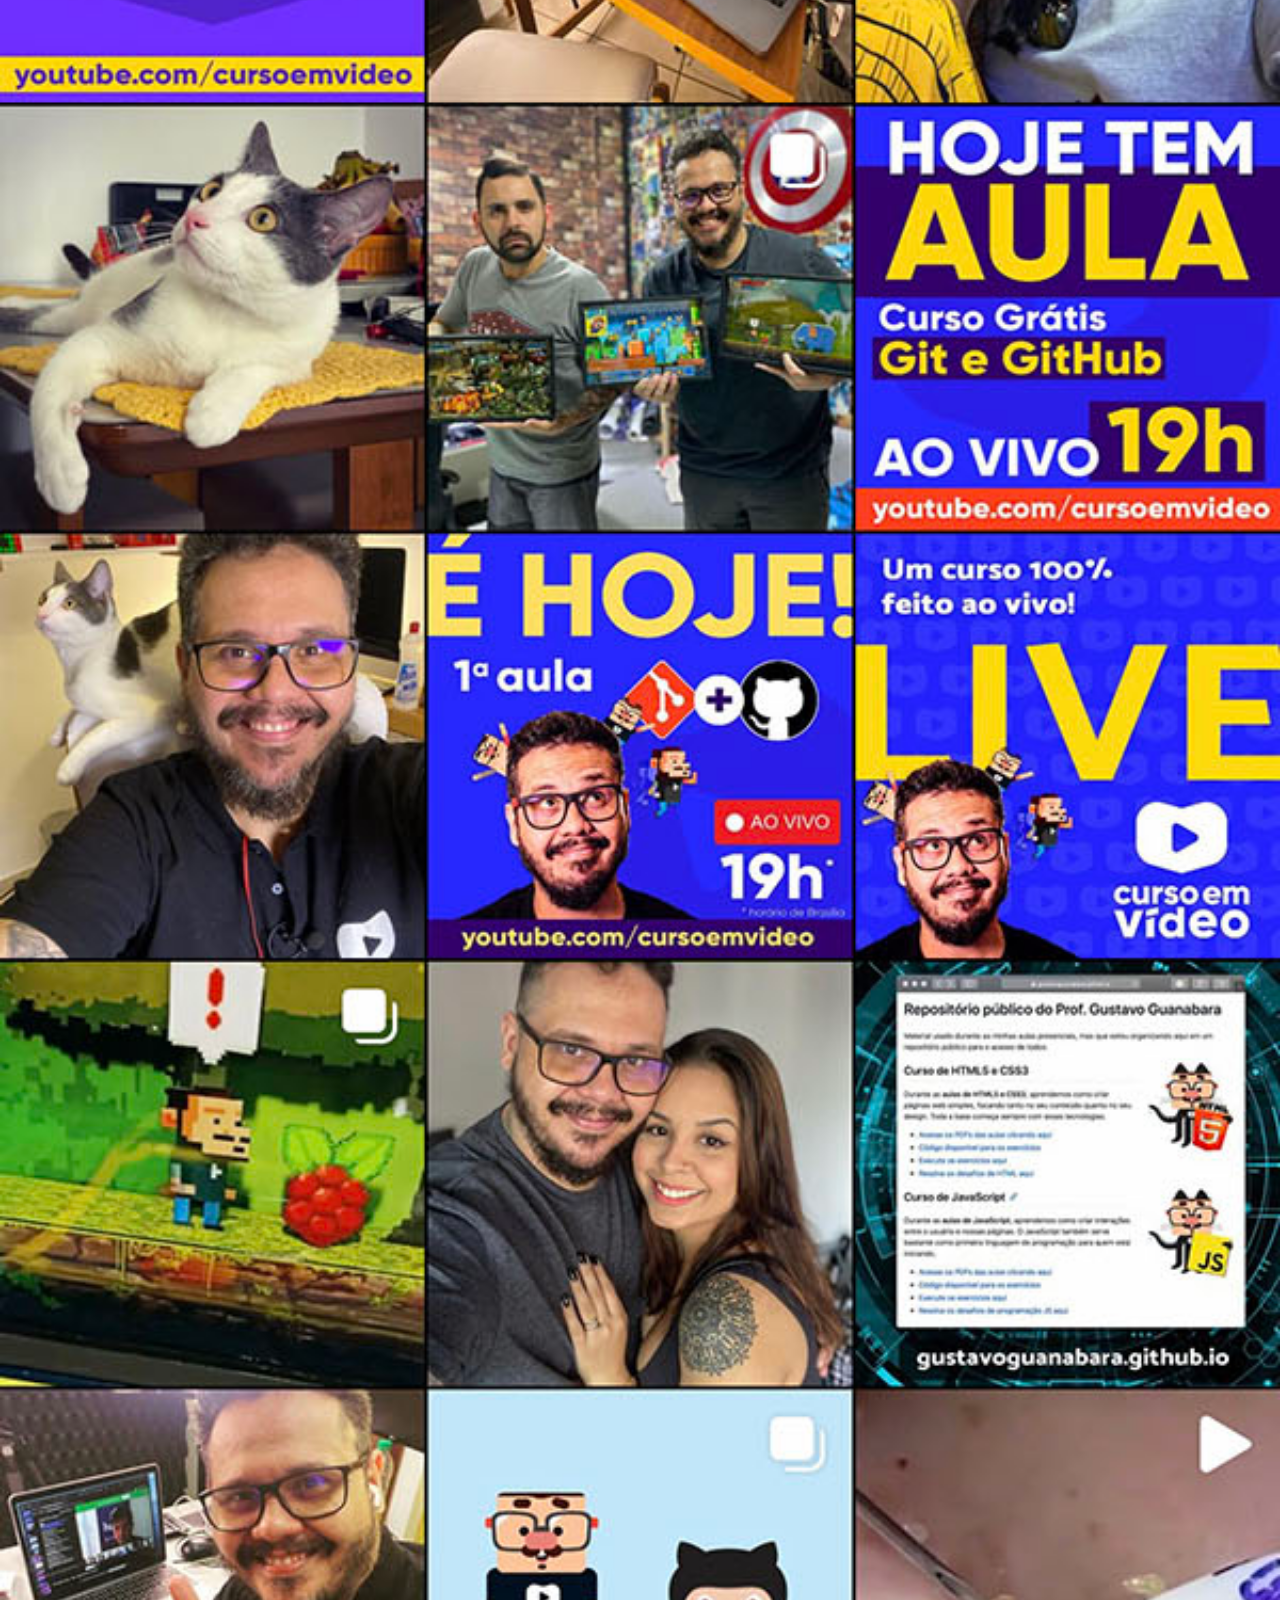
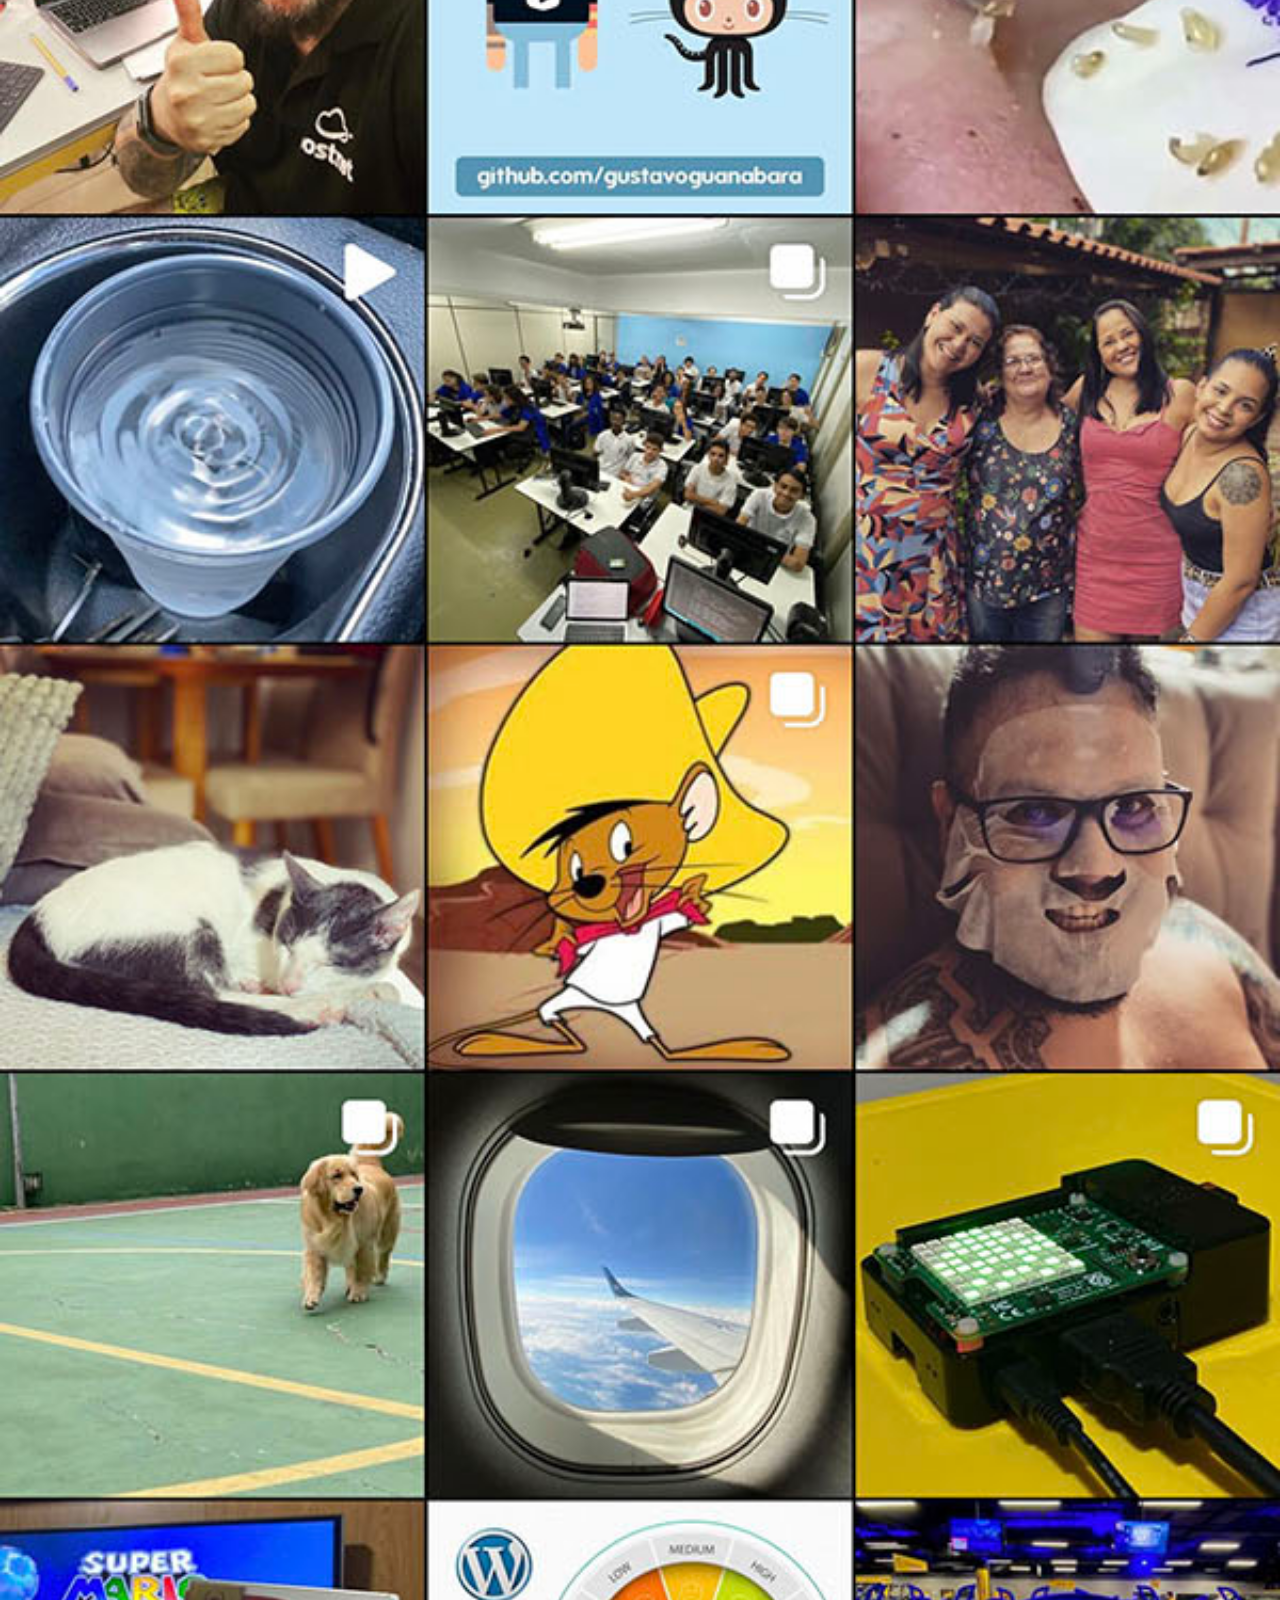
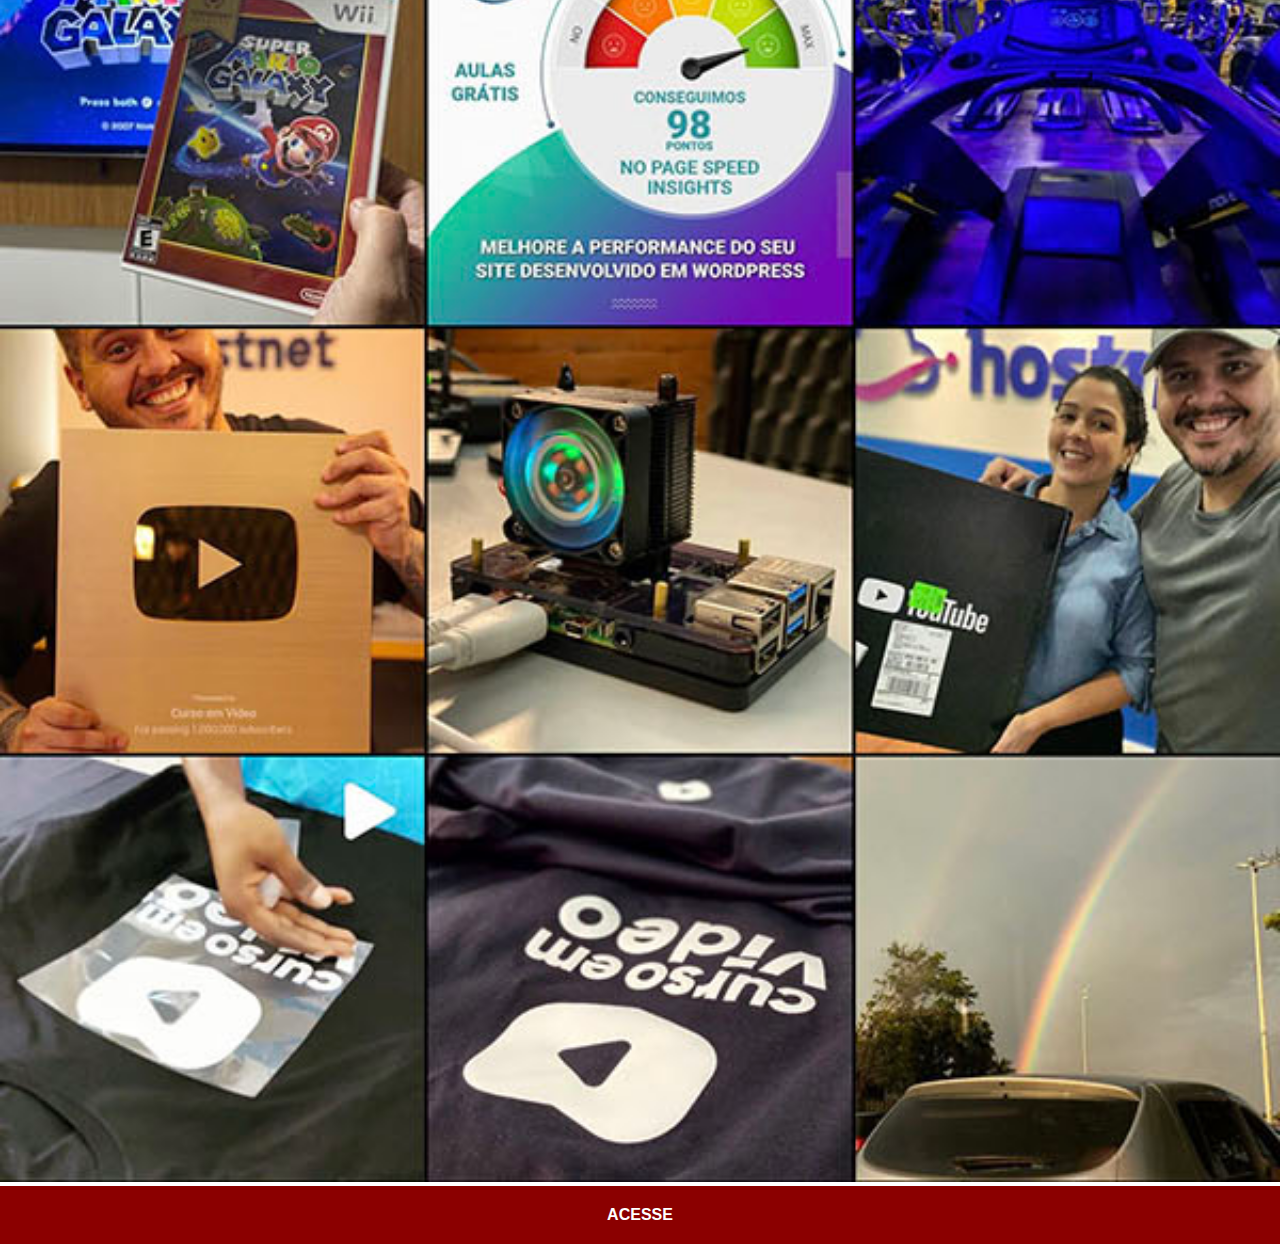
<file: instagram.html>
<!DOCTYPE html>
<html lang="pt-br">
<head>
    <meta charset="UTF-8">
    <meta name="viewport" content="width=device-width, initial-scale=1.0">
    <title>Instagram</title>
    <link rel="stylesheet" href="estilos/social.css">
</head>
<body>
    <img src="imagens/tela-instagram.jpg" alt="Instagram">
    <a href="https://www.instagram.com/gustavoguanabara/" target="_blank">ACESSE</a>
</body>
</html>
</file>
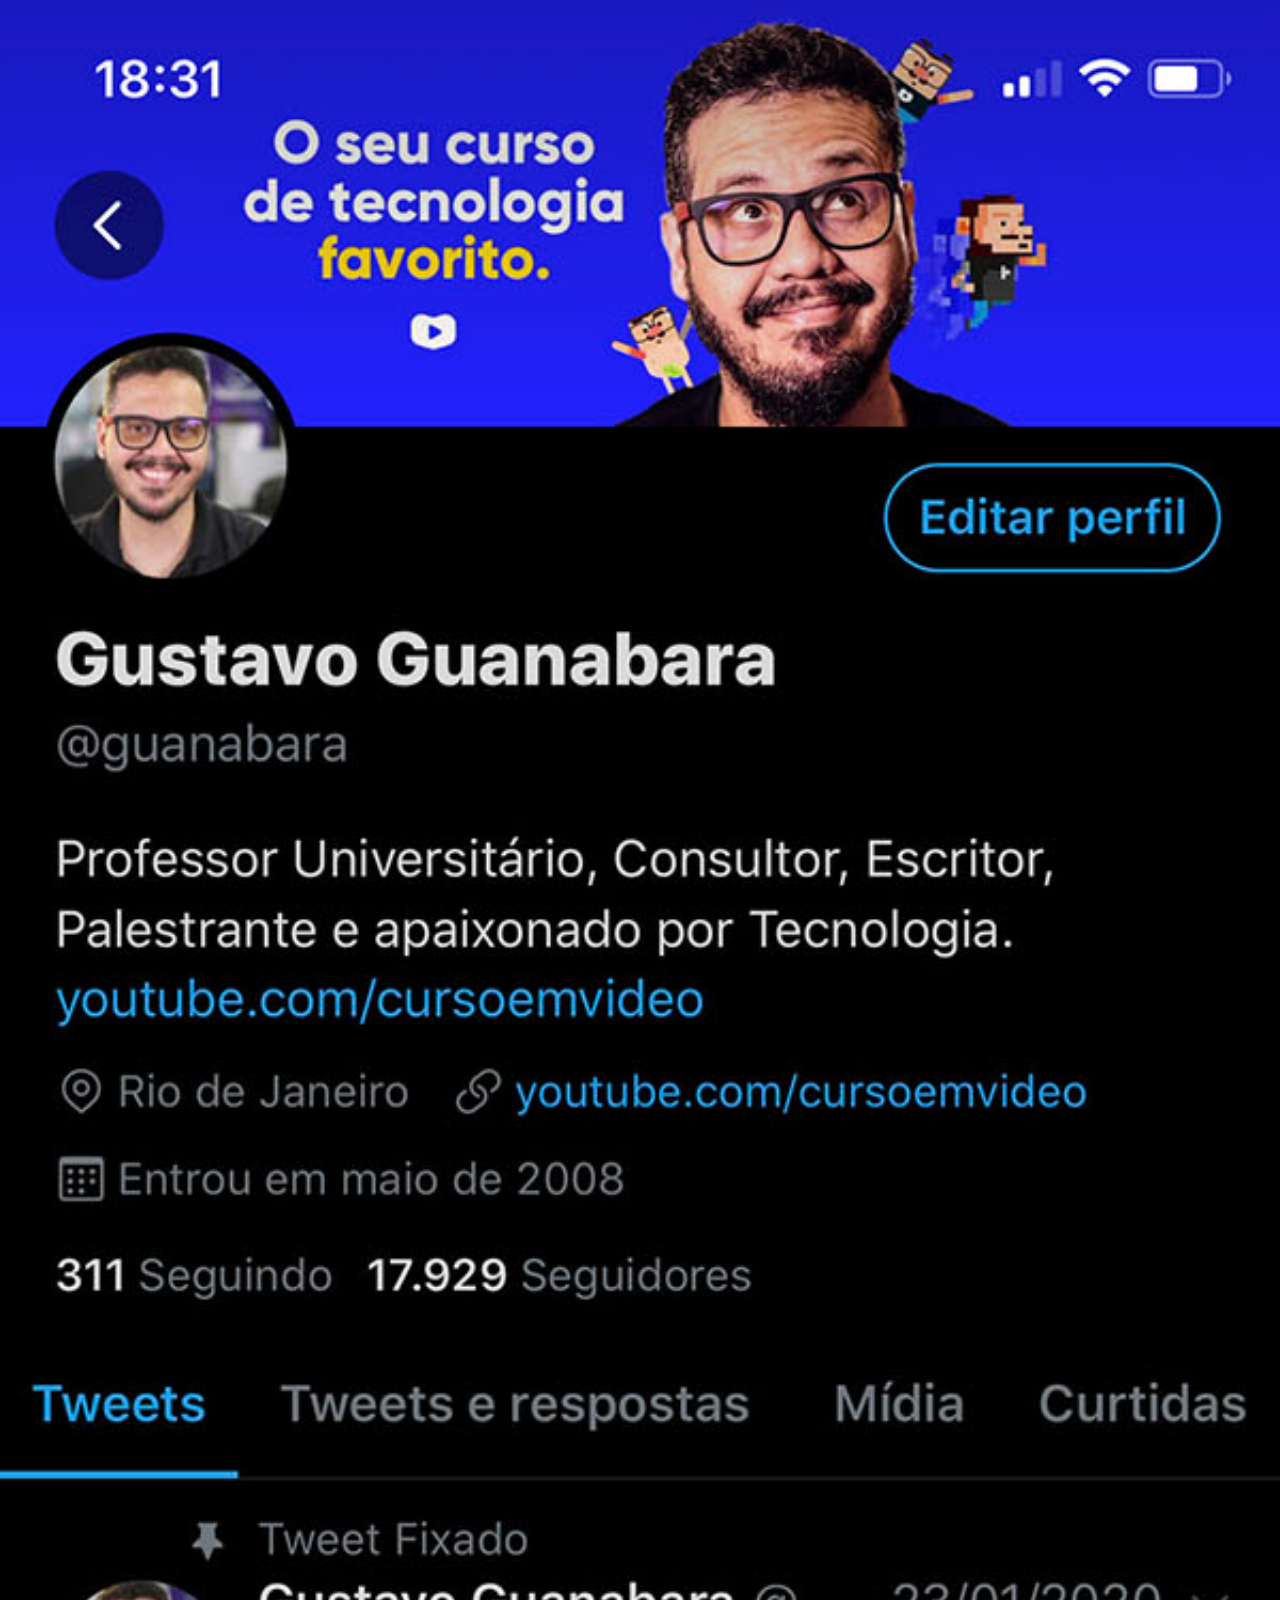
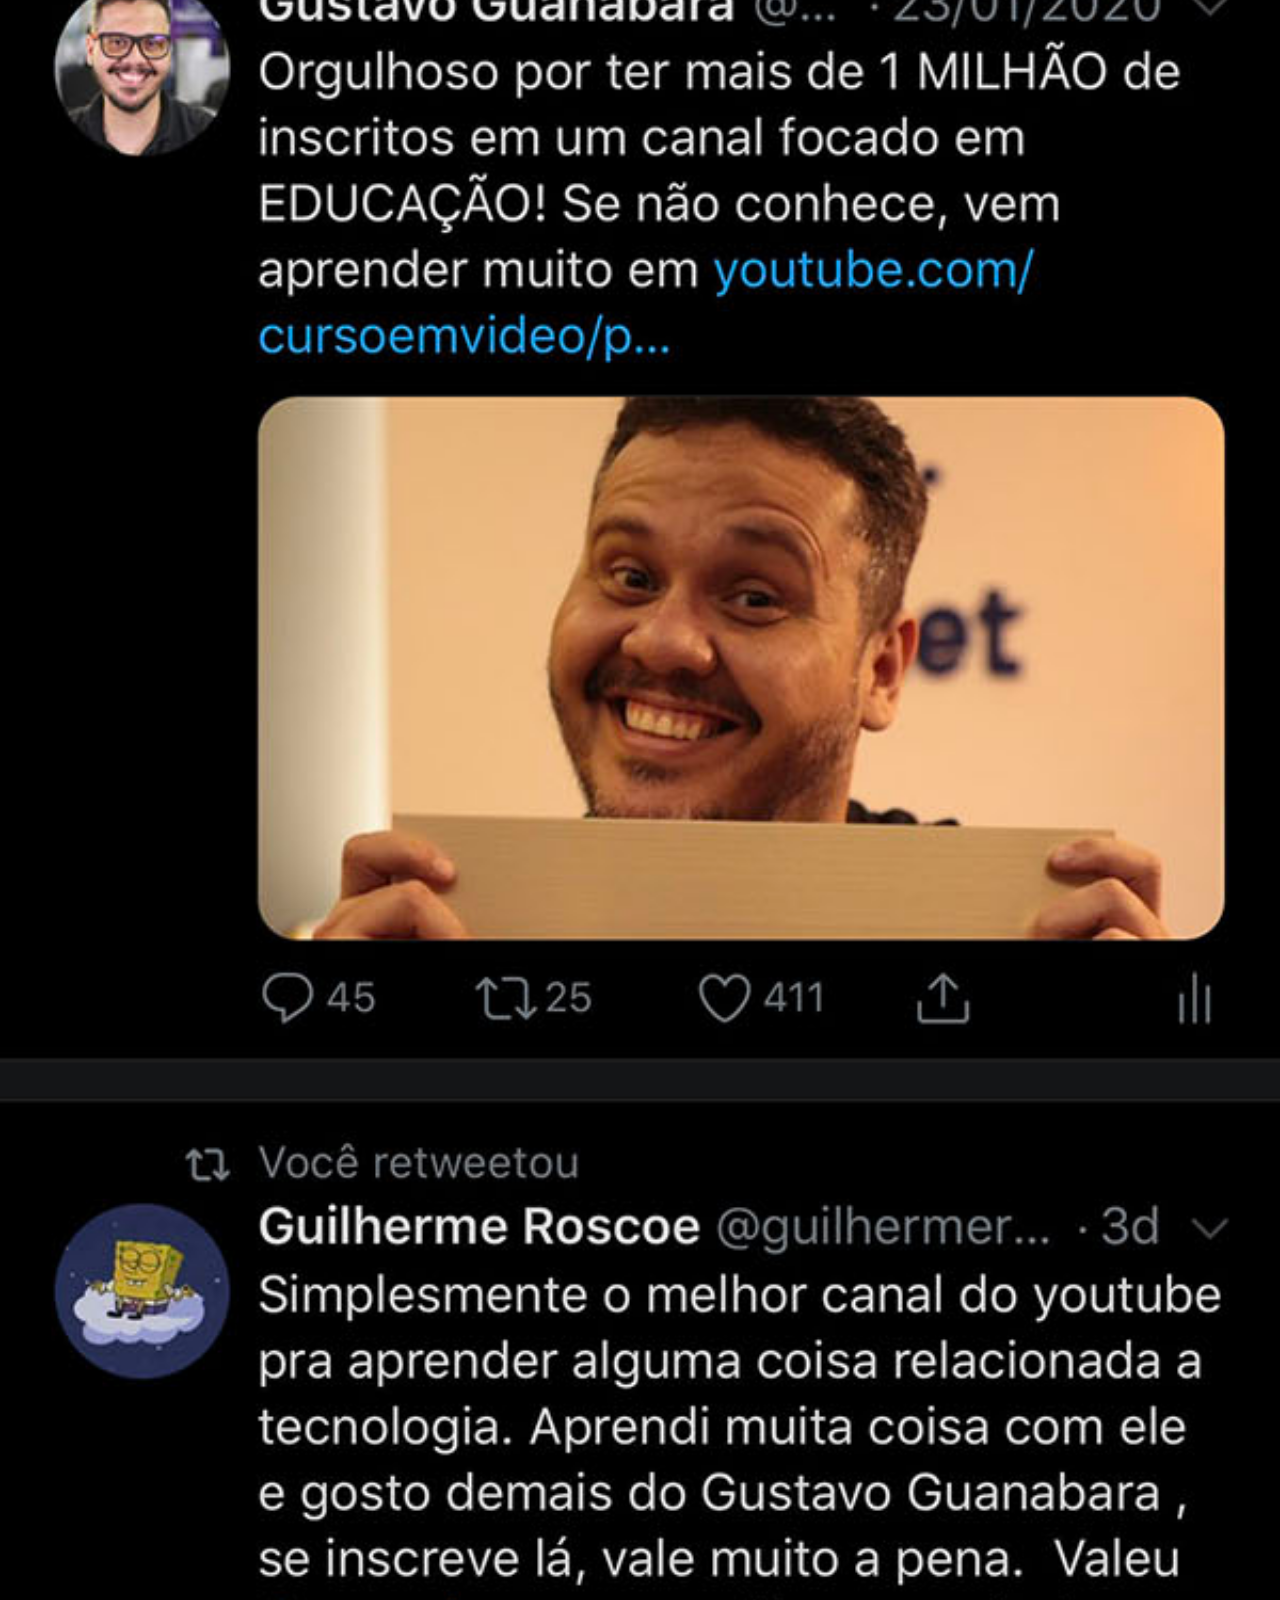
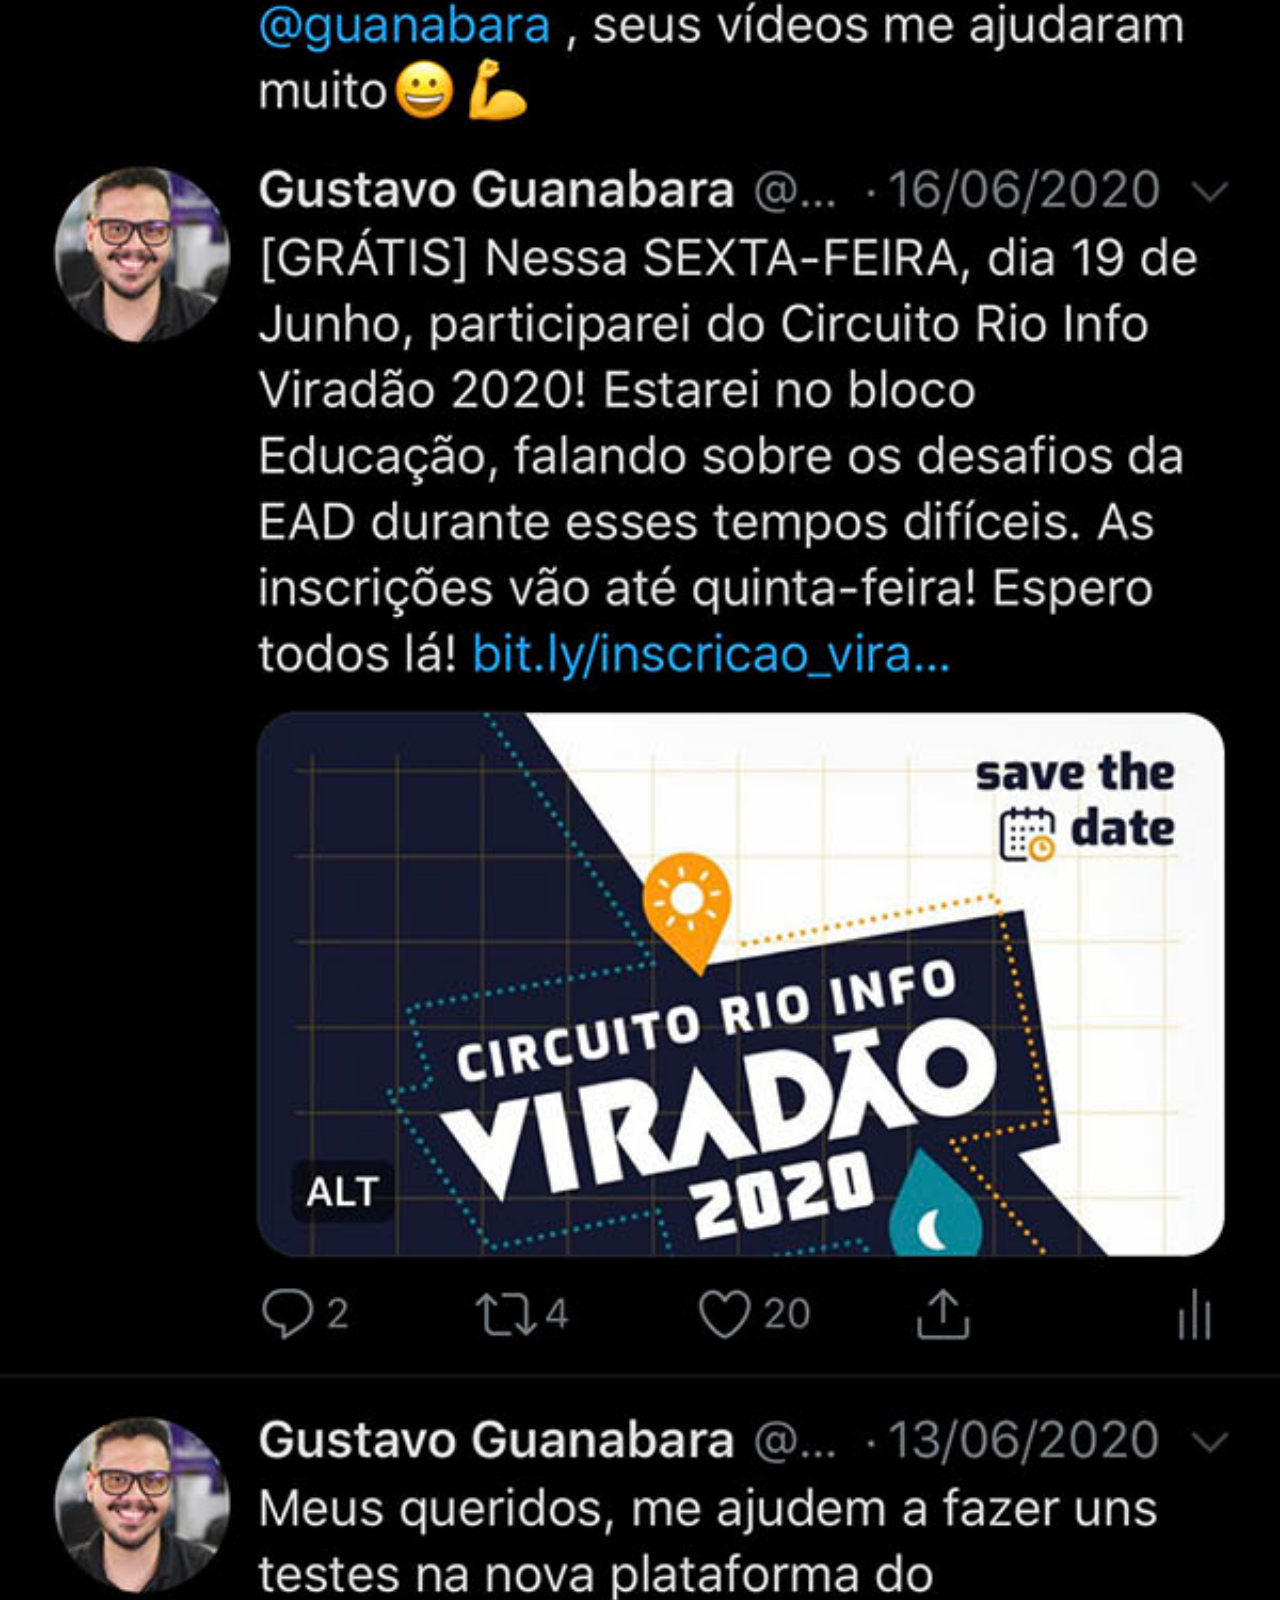
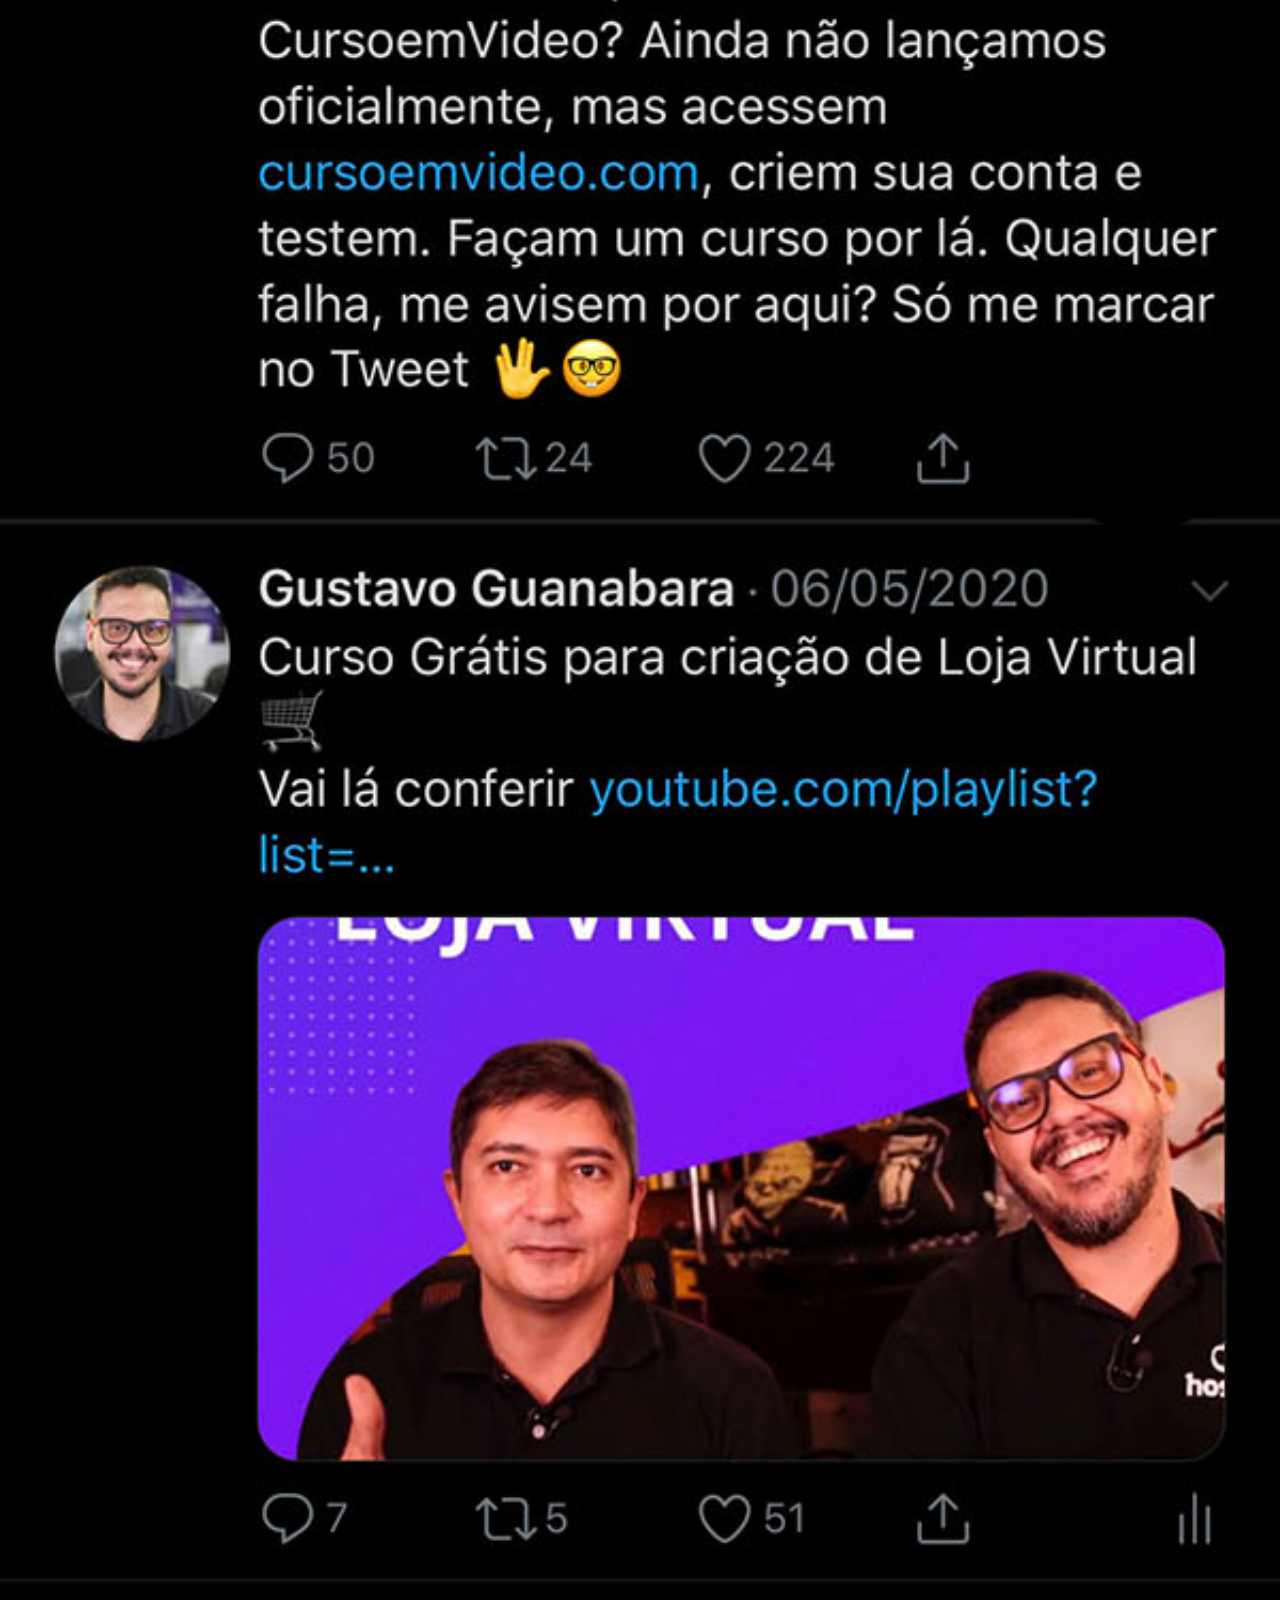
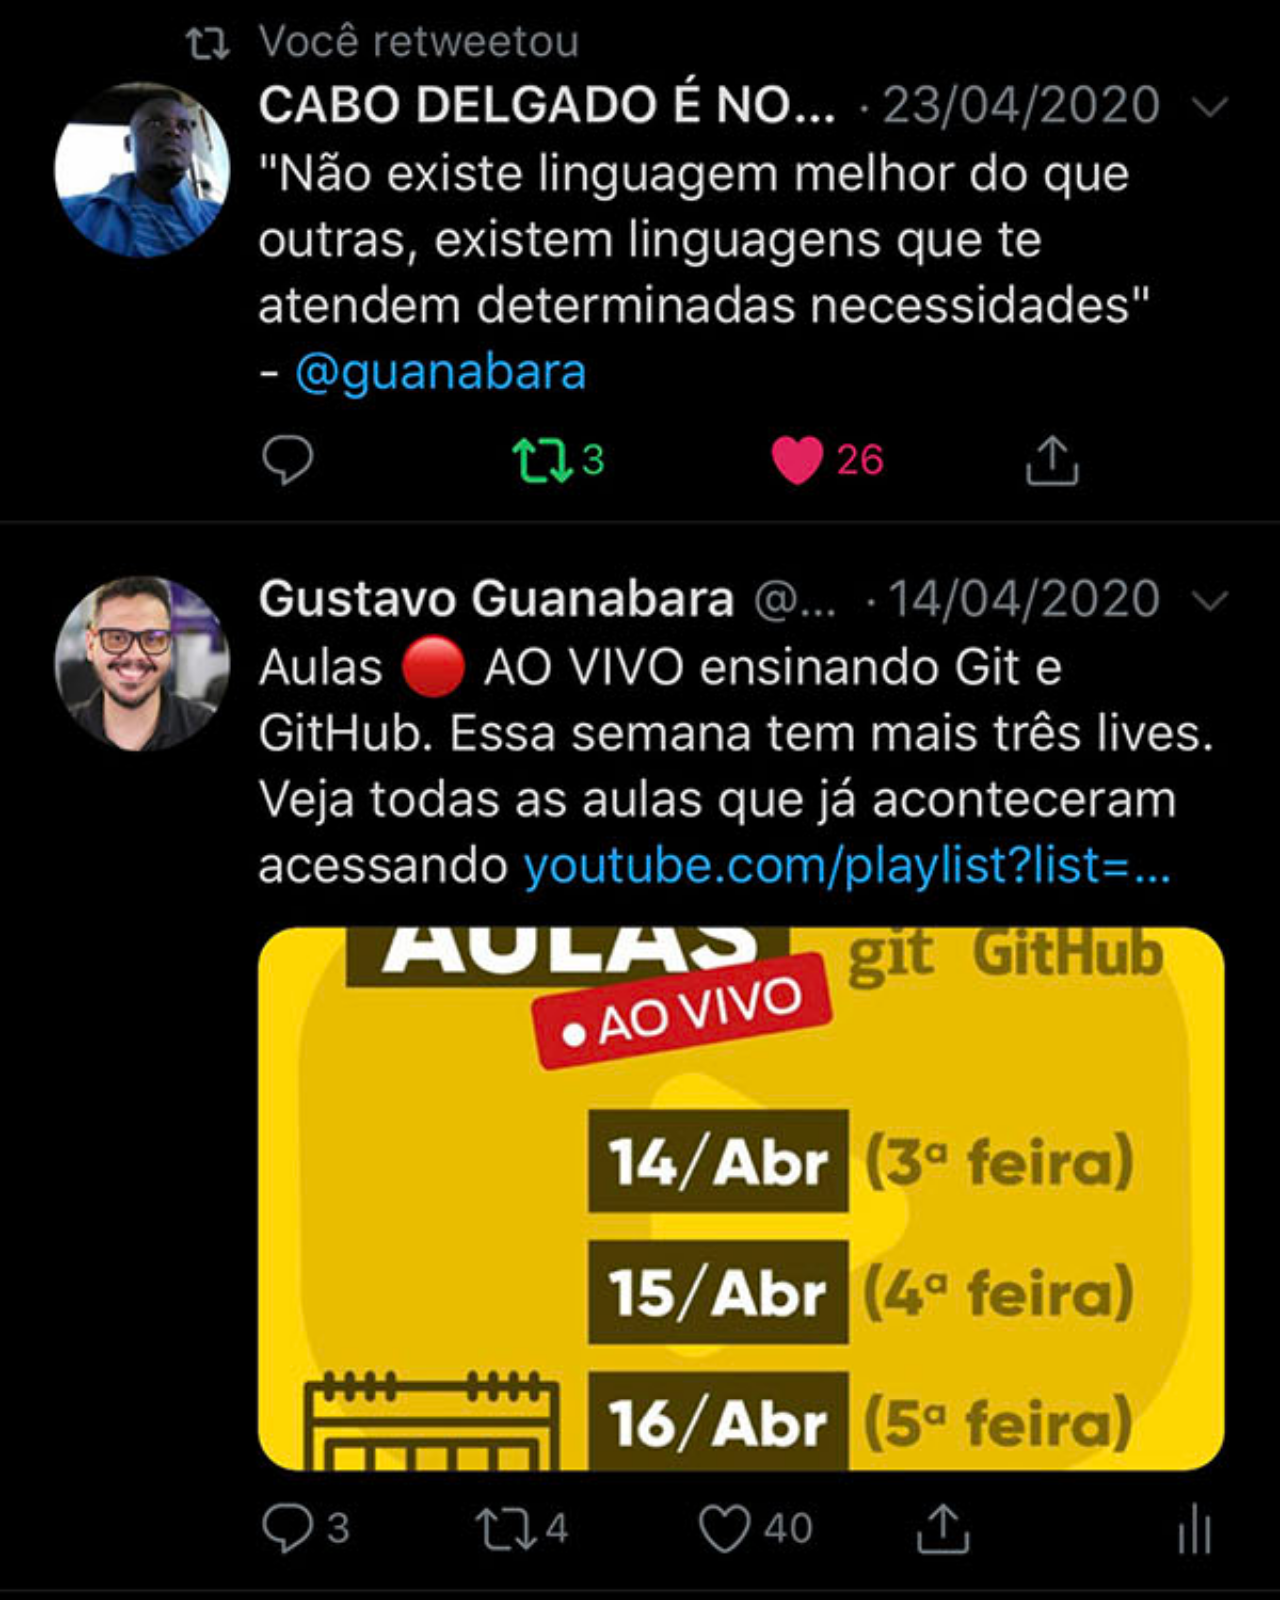
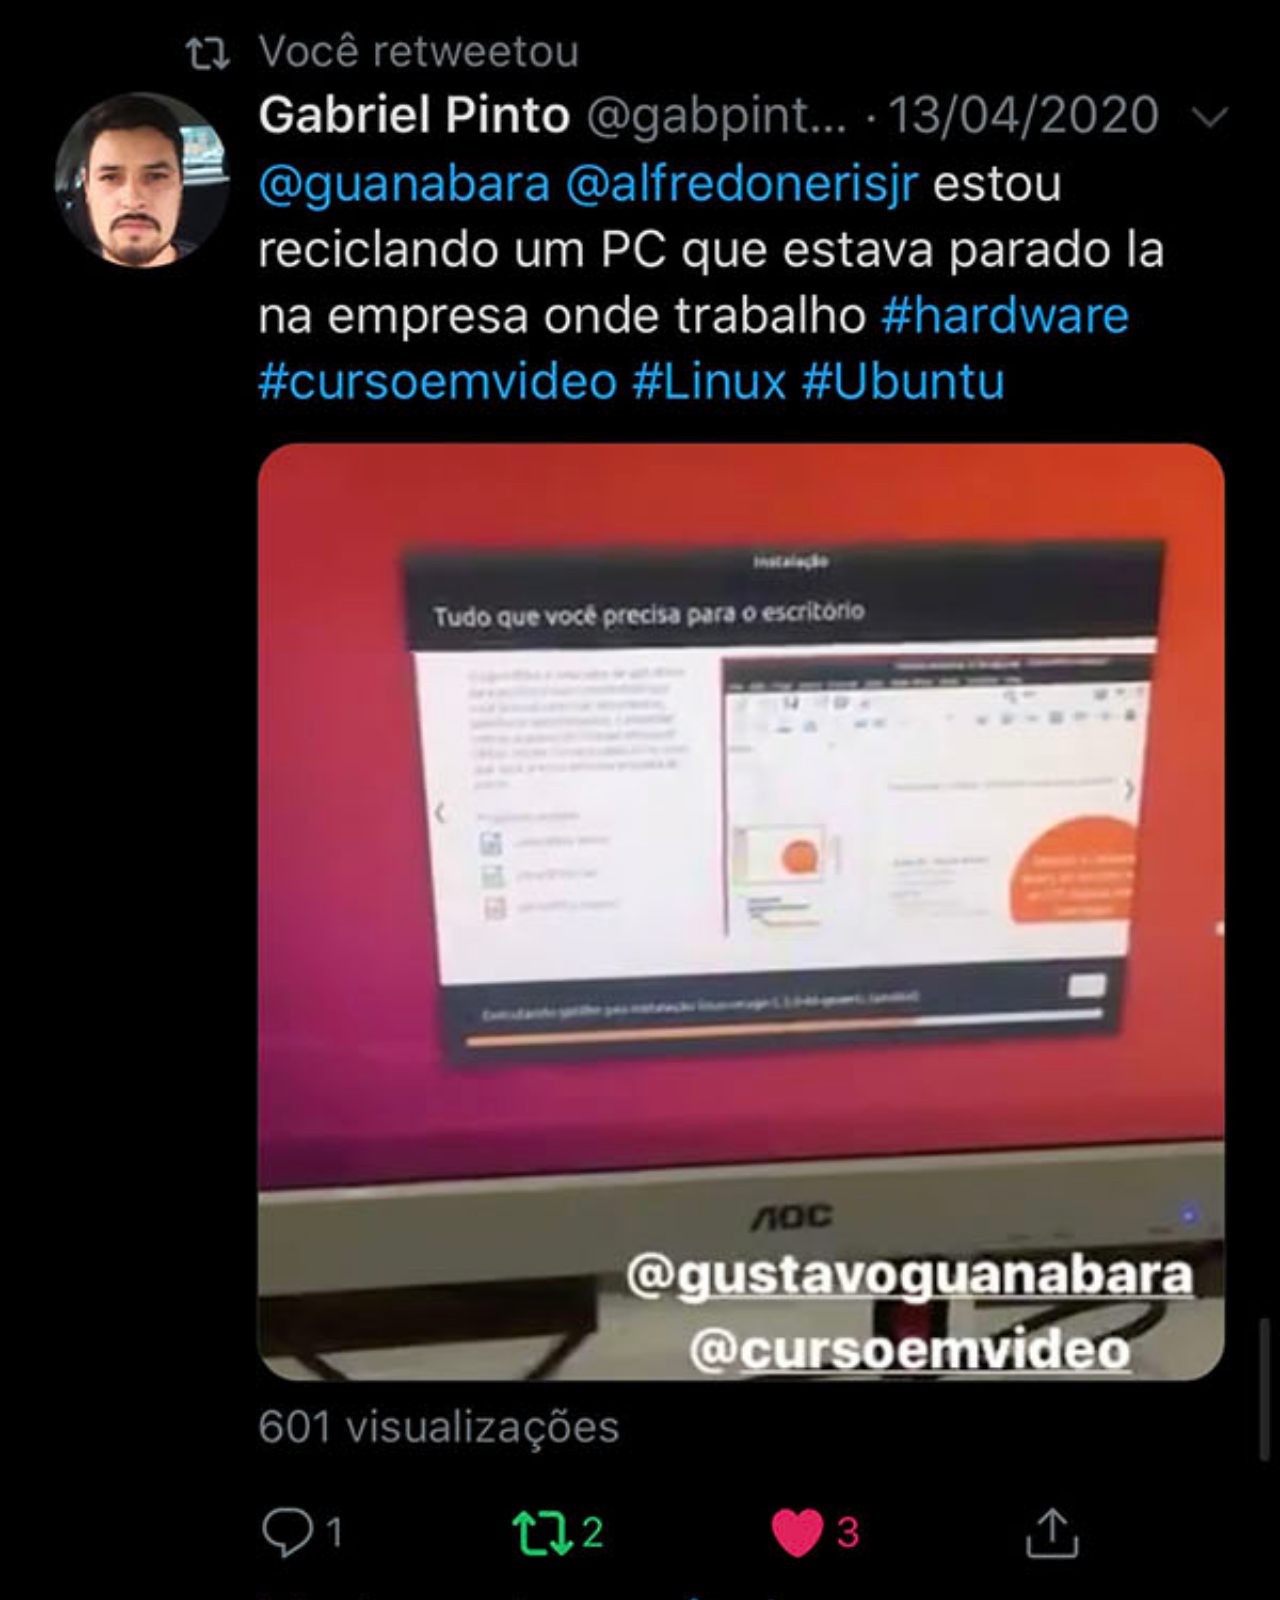
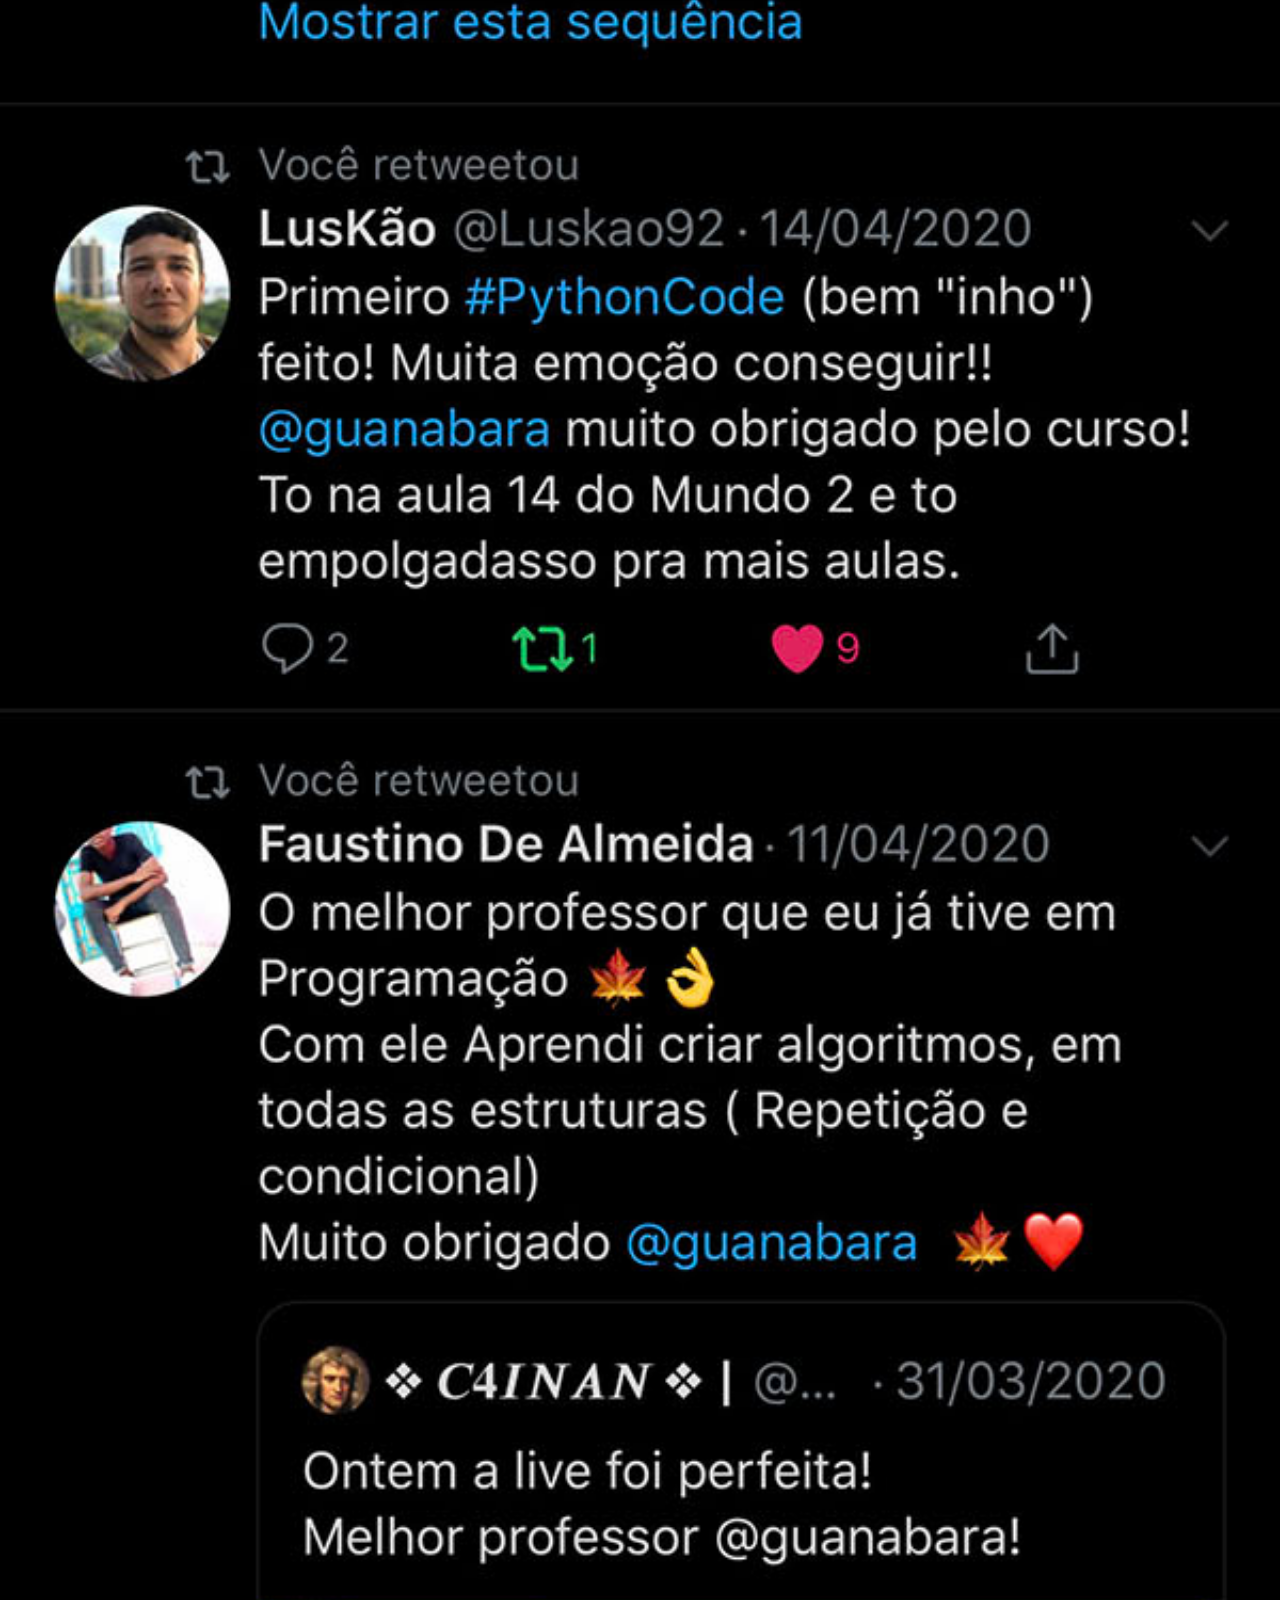
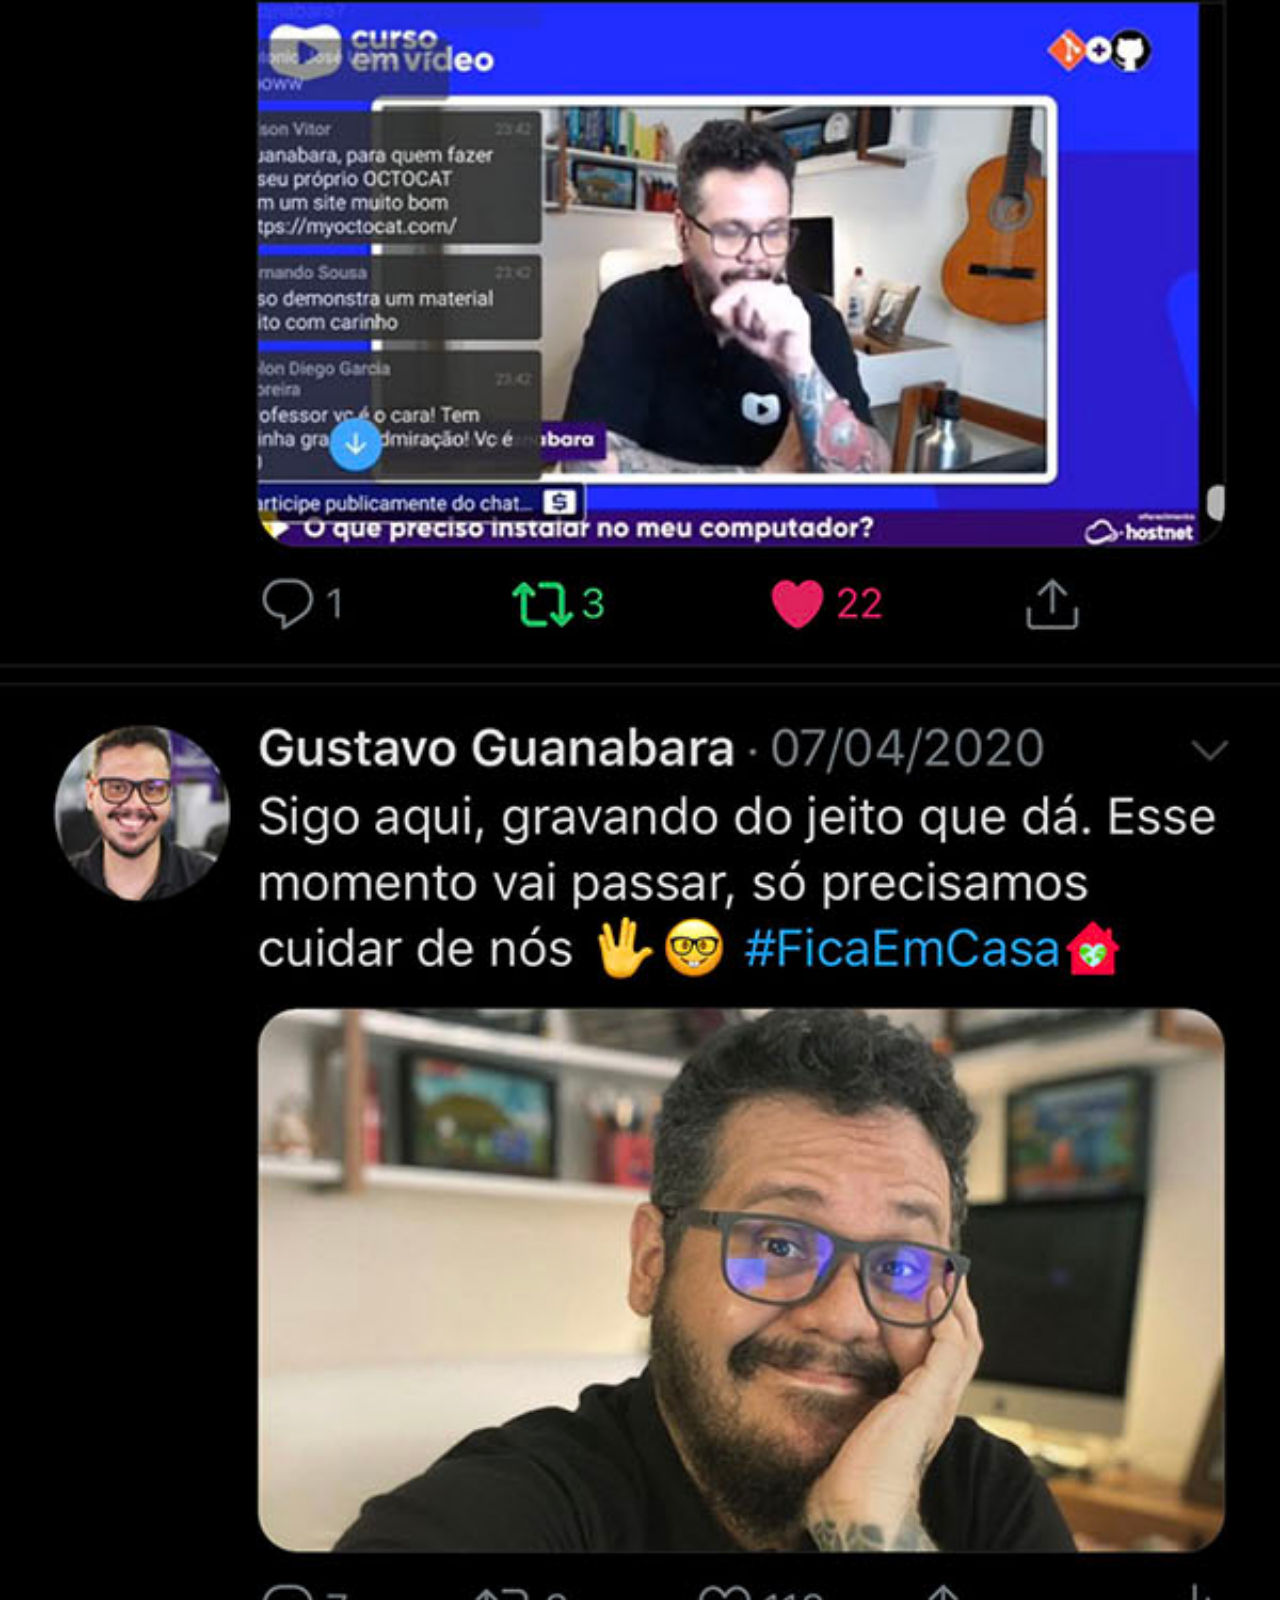
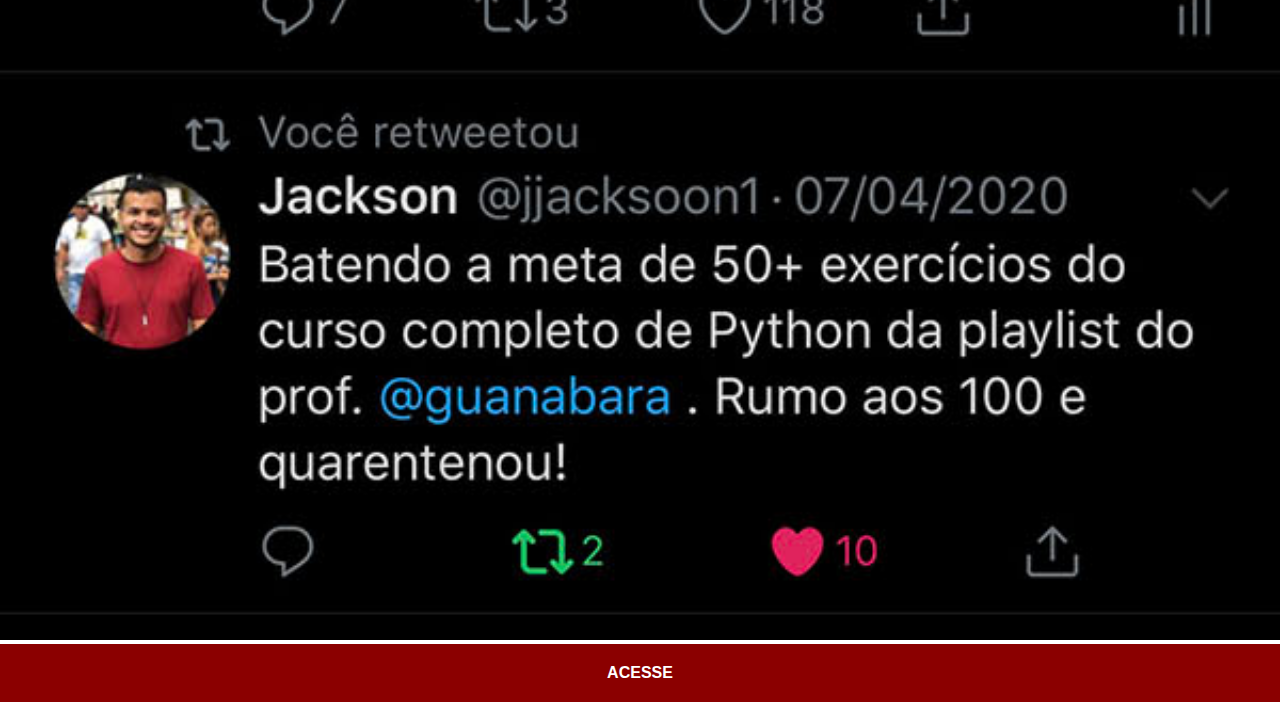
<file: twitter.html>
<!DOCTYPE html>
<html lang="pt-br">
<head>
    <meta charset="UTF-8">
    <meta name="viewport" content="width=device-width, initial-scale=1.0">
    <title>twitter</title>
    <link rel="stylesheet" href="estilos/social.css">
</head>
<body>
    <img src="imagens/tela-twitter.jpg" alt="twitter">
    <a href="https://twitter.com/guanabara?ref_src=twsrc%5Egoogle%7Ctwcamp%5Eserp%7Ctwgr%5Eauthor" target="_blank"> ACESSE</a>
</body>
</html>
</file>
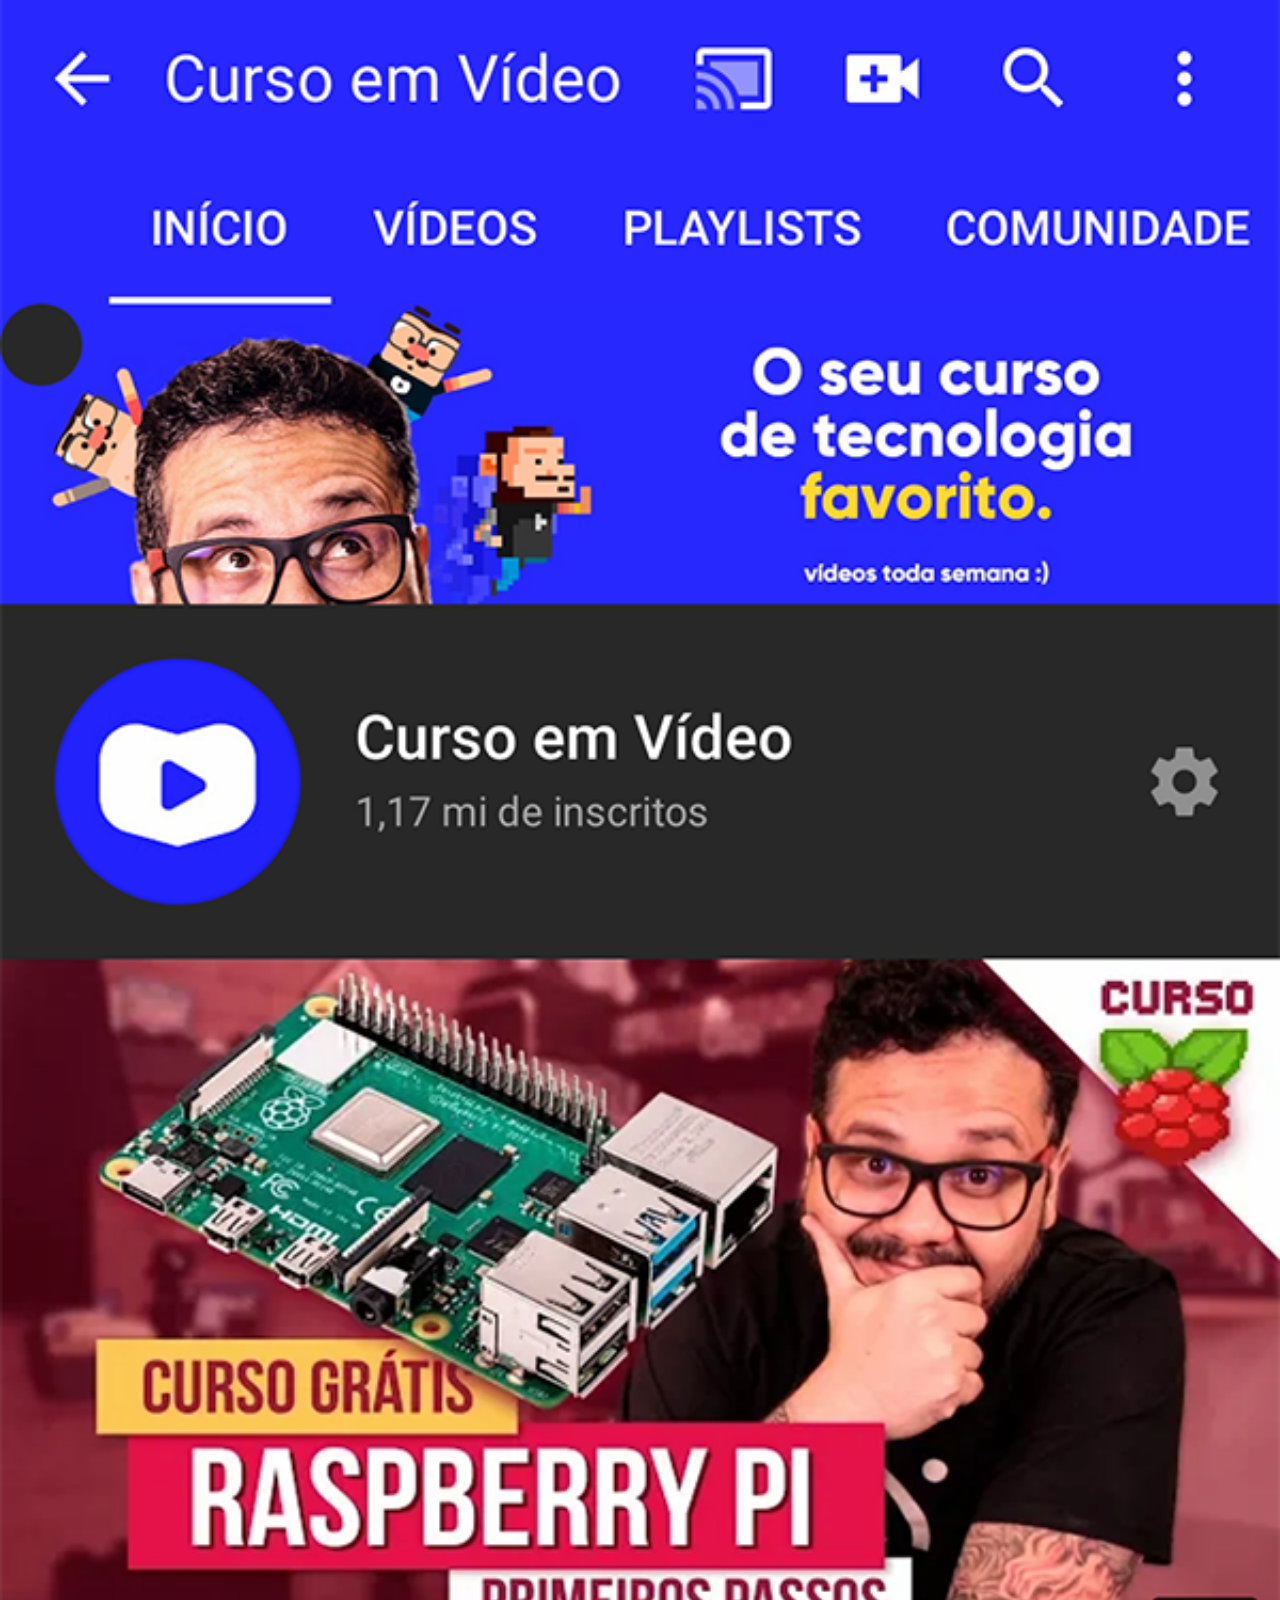
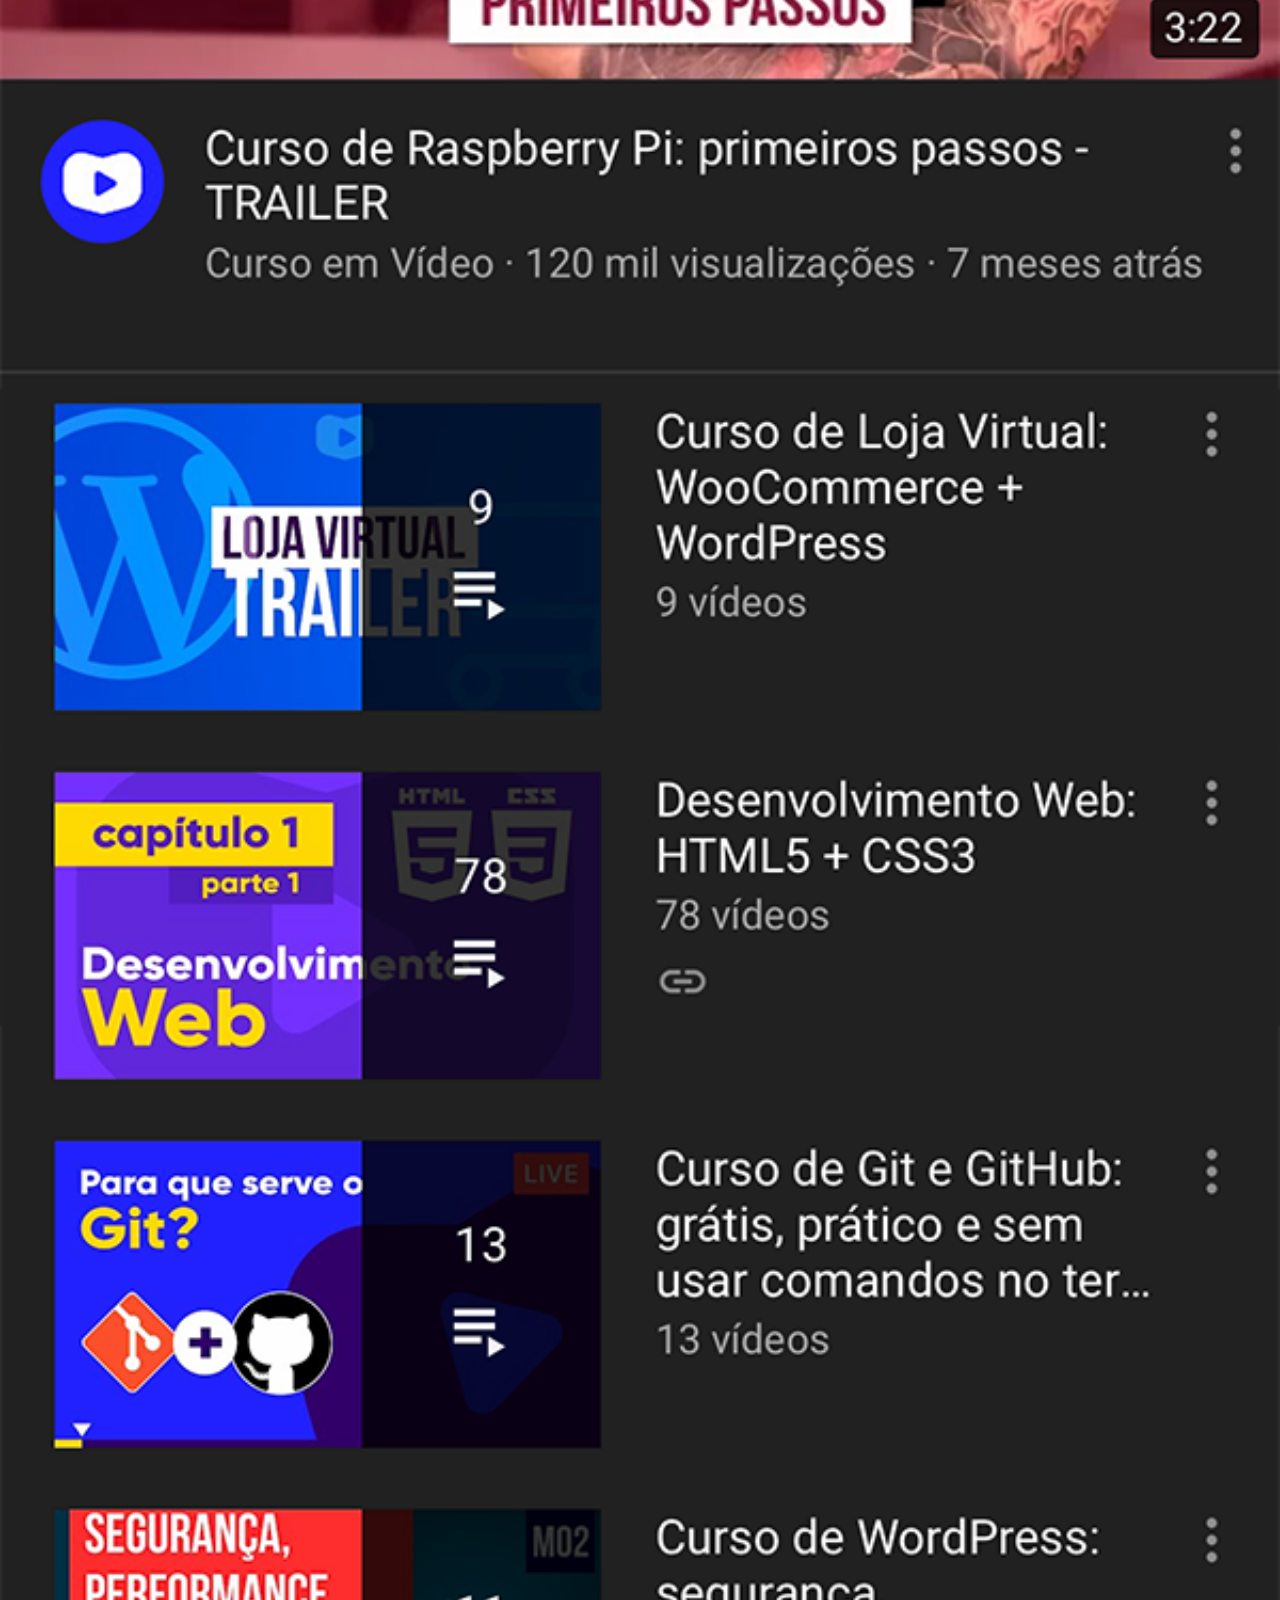
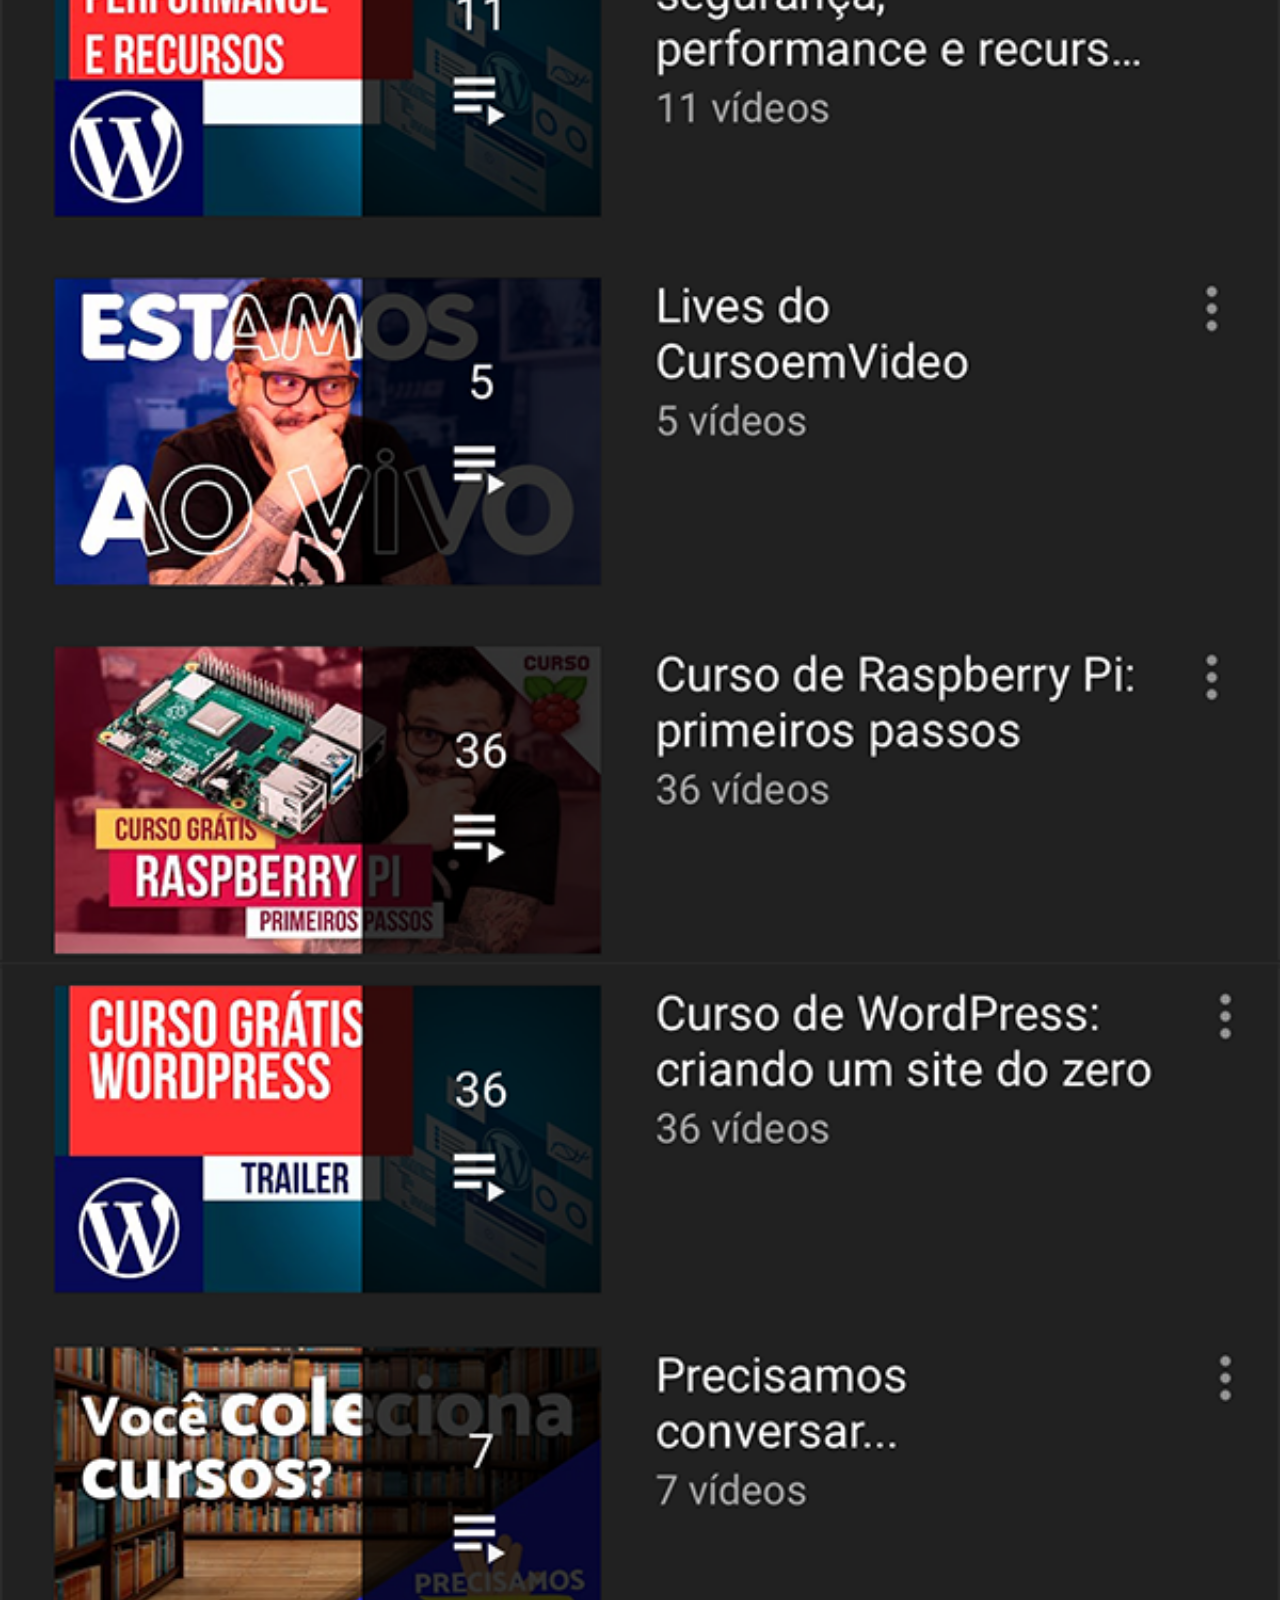
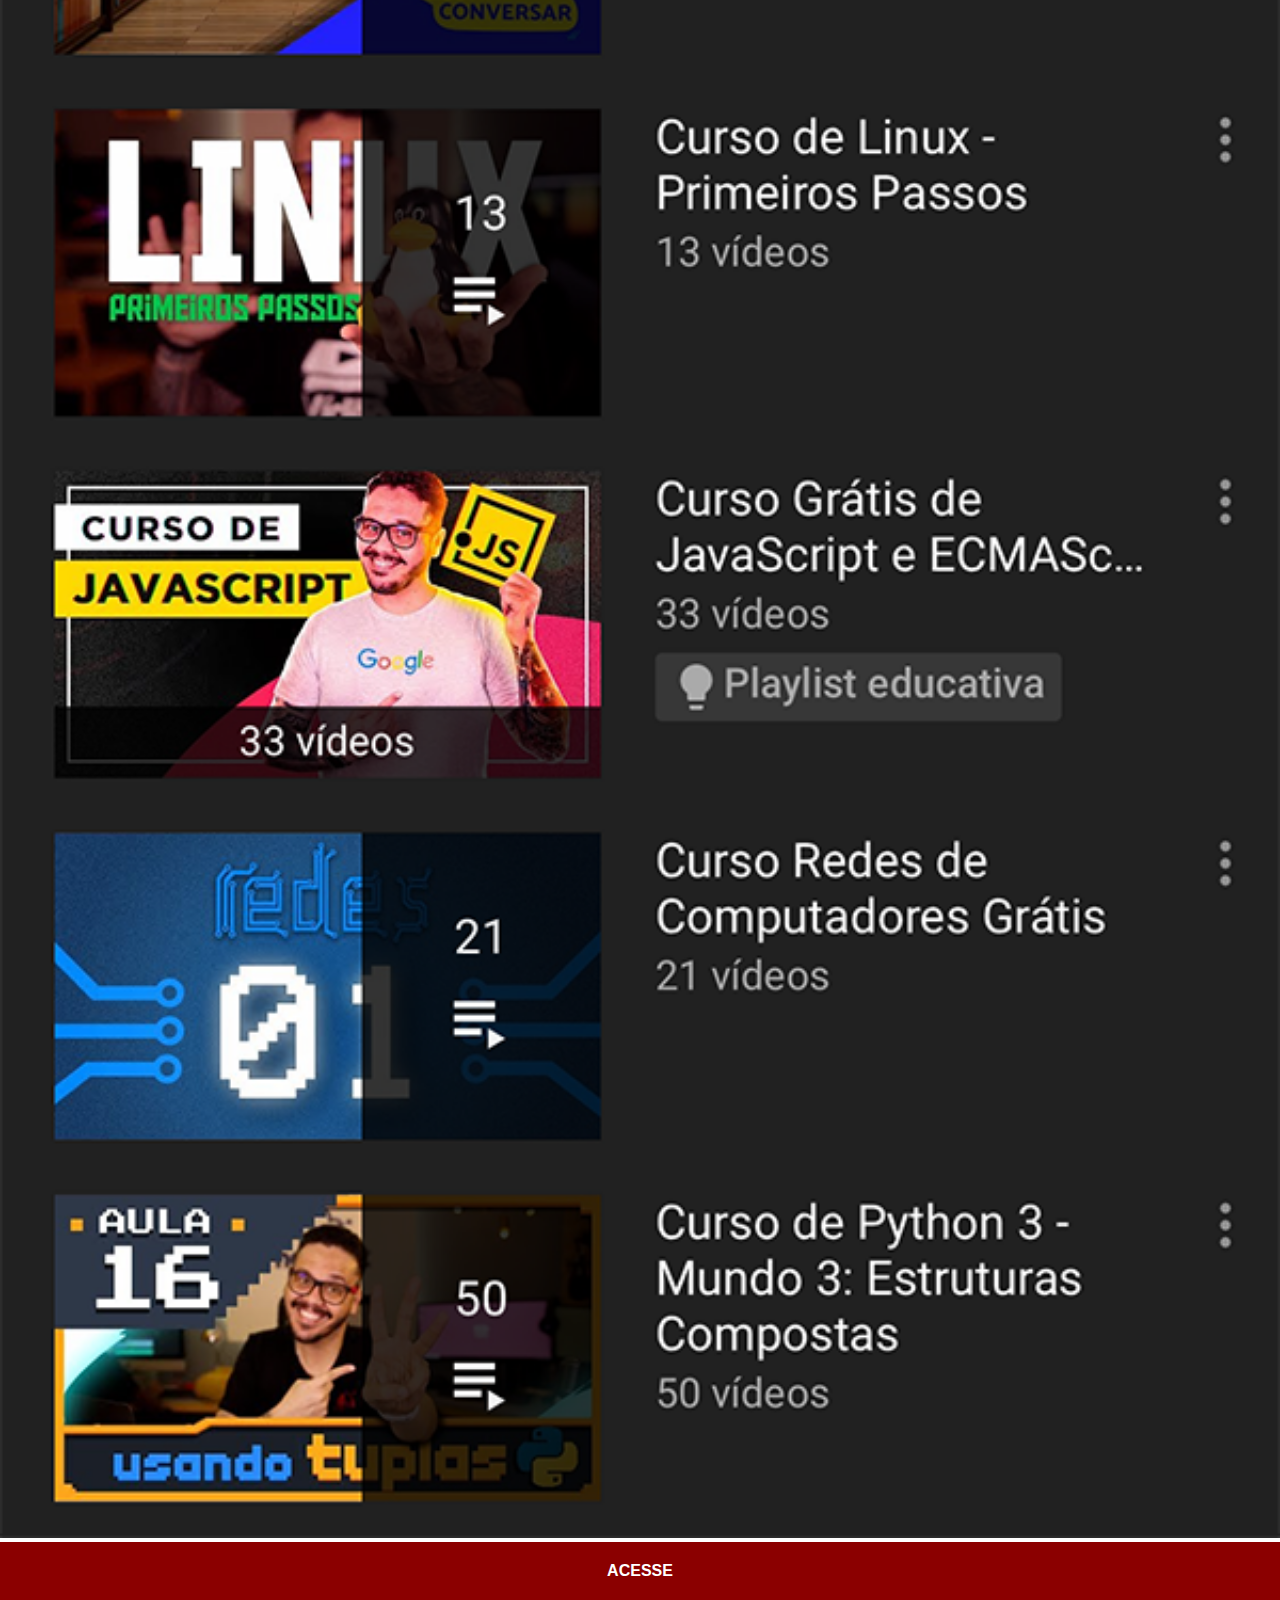
<file: youtube.html>
<!DOCTYPE html>
<html lang="pt-br">
<head>
    <meta charset="UTF-8">
    <meta name="viewport" content="width=device-width, initial-scale=1.0">
    <title>Youtube</title>
   <link rel="stylesheet" href="estilos/social.css">
</head>
<body>
    <img src="imagens/tela-youtube.png" alt="Youtube">
    <a href="https://www.youtube.com/@CursoemVideo/playlists" target="_blank">ACESSE</a>
</body>
</html>
</file>
<file: estilos/style.css>
* {
    margin: 0px;
    padding: 0px;
    font-family: Arial, Helvetica, sans-serif;
}

::-webkit-scrollbar {
    width: 0;
    height: 0;
}

html, body {
    overflow-x: hidden;
    height: 100vh;
    width: 100vw;
    background-color: black;
}

body {
    background: url('../imagens/fundo-madeira.jpg') no-repeat top center;
    background-size: cover;
    background-attachment: fixed;
}

main {
    position: relative;
    height: 100vh;
    
}

section#telefone {
    position: absolute;
    top: 50%;
    left: 50%;
    transform: translate(-50%, -50%);

    height: 627px;
    width: 311px;
    background-color: blue;
    background: url('../imagens/frame-iphone.png') no-repeat;
}

iframe#tela {
    position: relative;
    top: 80px;
    left: 22px;
    width: 269px;
    height: 471px;
}

section#redes-sociais {
    text-align: right;
}

section#redes-sociais img {
    width: 50px;
    margin: 10px;
    border-radius: 50%; /* esses 50% serve pra deixar os botões redondos*/
    box-shadow: 2px 2px 5px rgba(0, 0, 0, 0.400);
    box-sizing: border-box;
}

section#redes-sociais img:hover {
    border: 2px solid rgba(255, 255, 255, 0.678);
    transform: translate(-3px, -3px);
    box-shadow: 5px 5px 10px rgba(0, 0, 0, 0.637);
    transition: transform 0.5s, border 1s;
}
</file>
<file: estilos/social.css>
* {
    margin: 0px;
    padding: 0px;
    font-family: Arial, Helvetica, sans-serif;
}

::-webkit-scrollbar { /* isso serve para esconder a barra lateral */
    width: 0;
    height: 0;
}

img {
    width: 100vw;
}

a {
    display: block;
    background-color: darkred;
    color: white;
    padding: 20px;
    text-align: center;
    font-weight: bolder;
    text-decoration: none;
}
</file>
